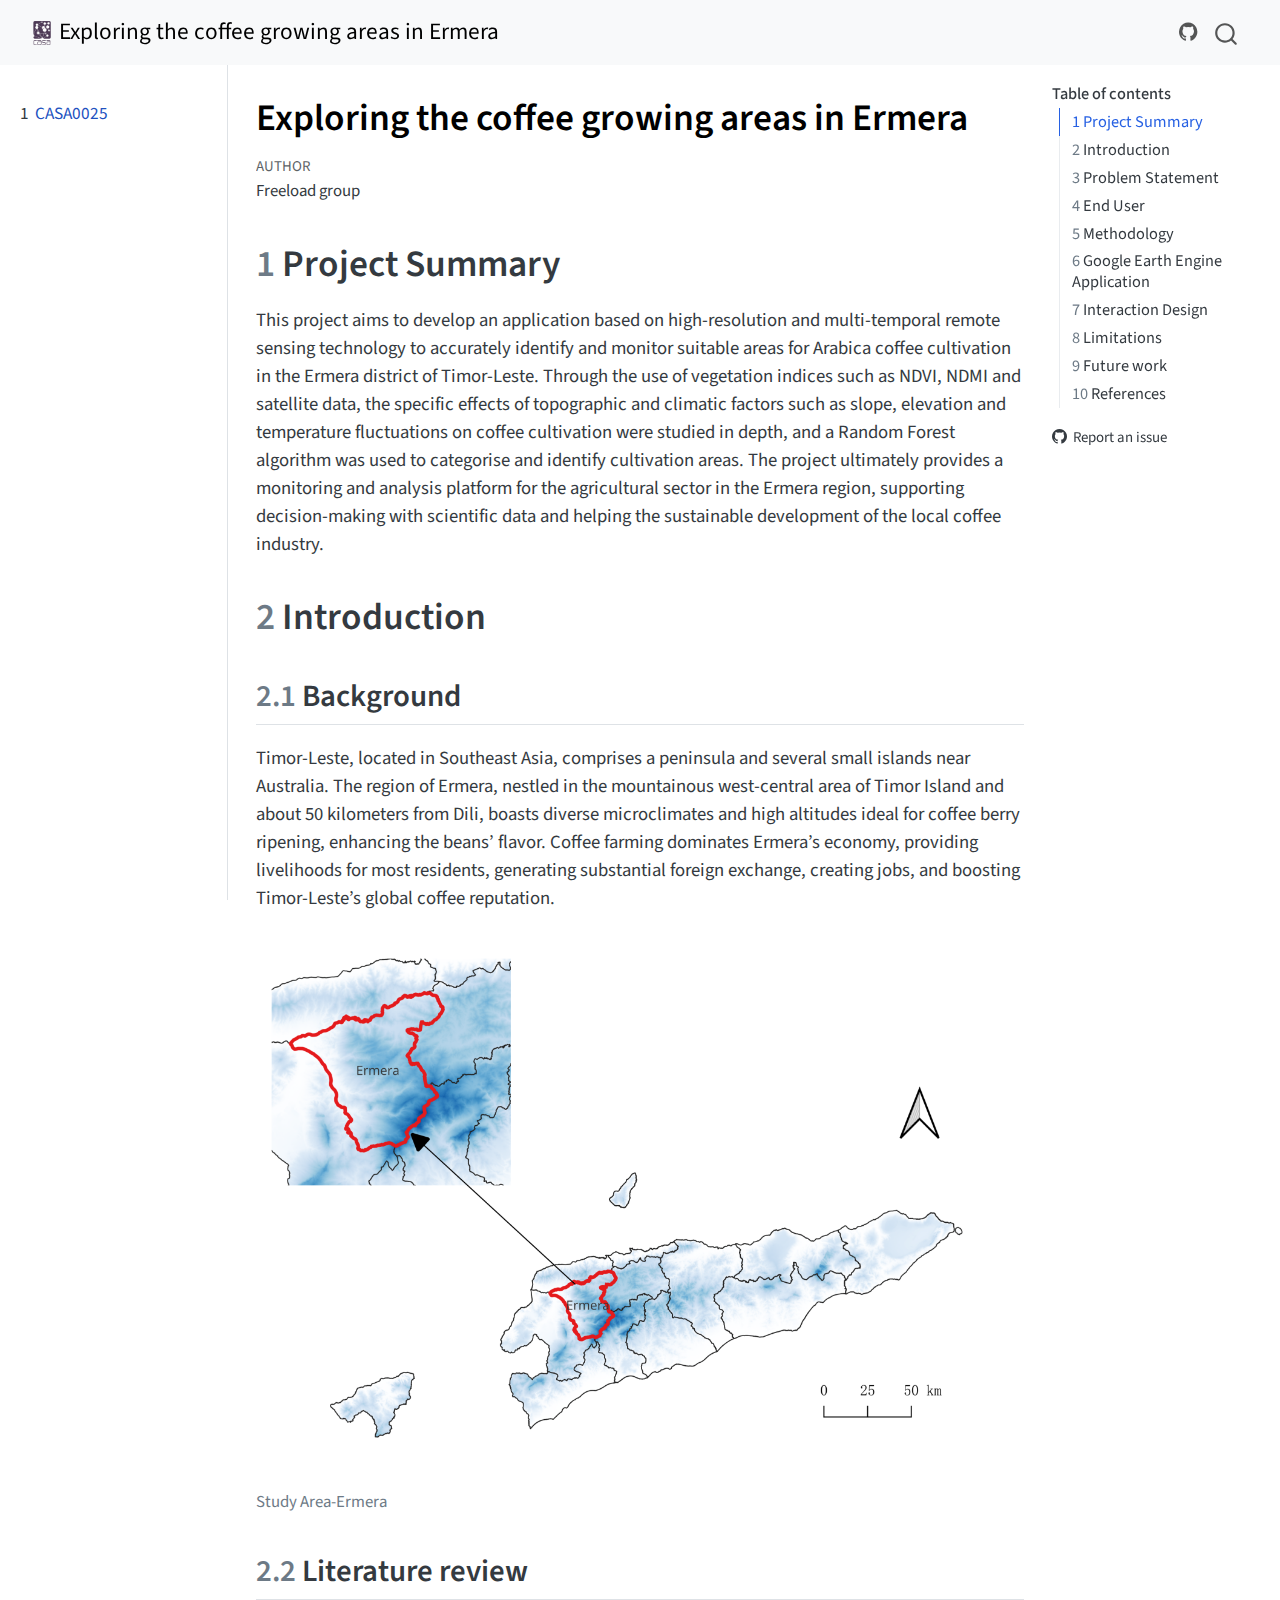
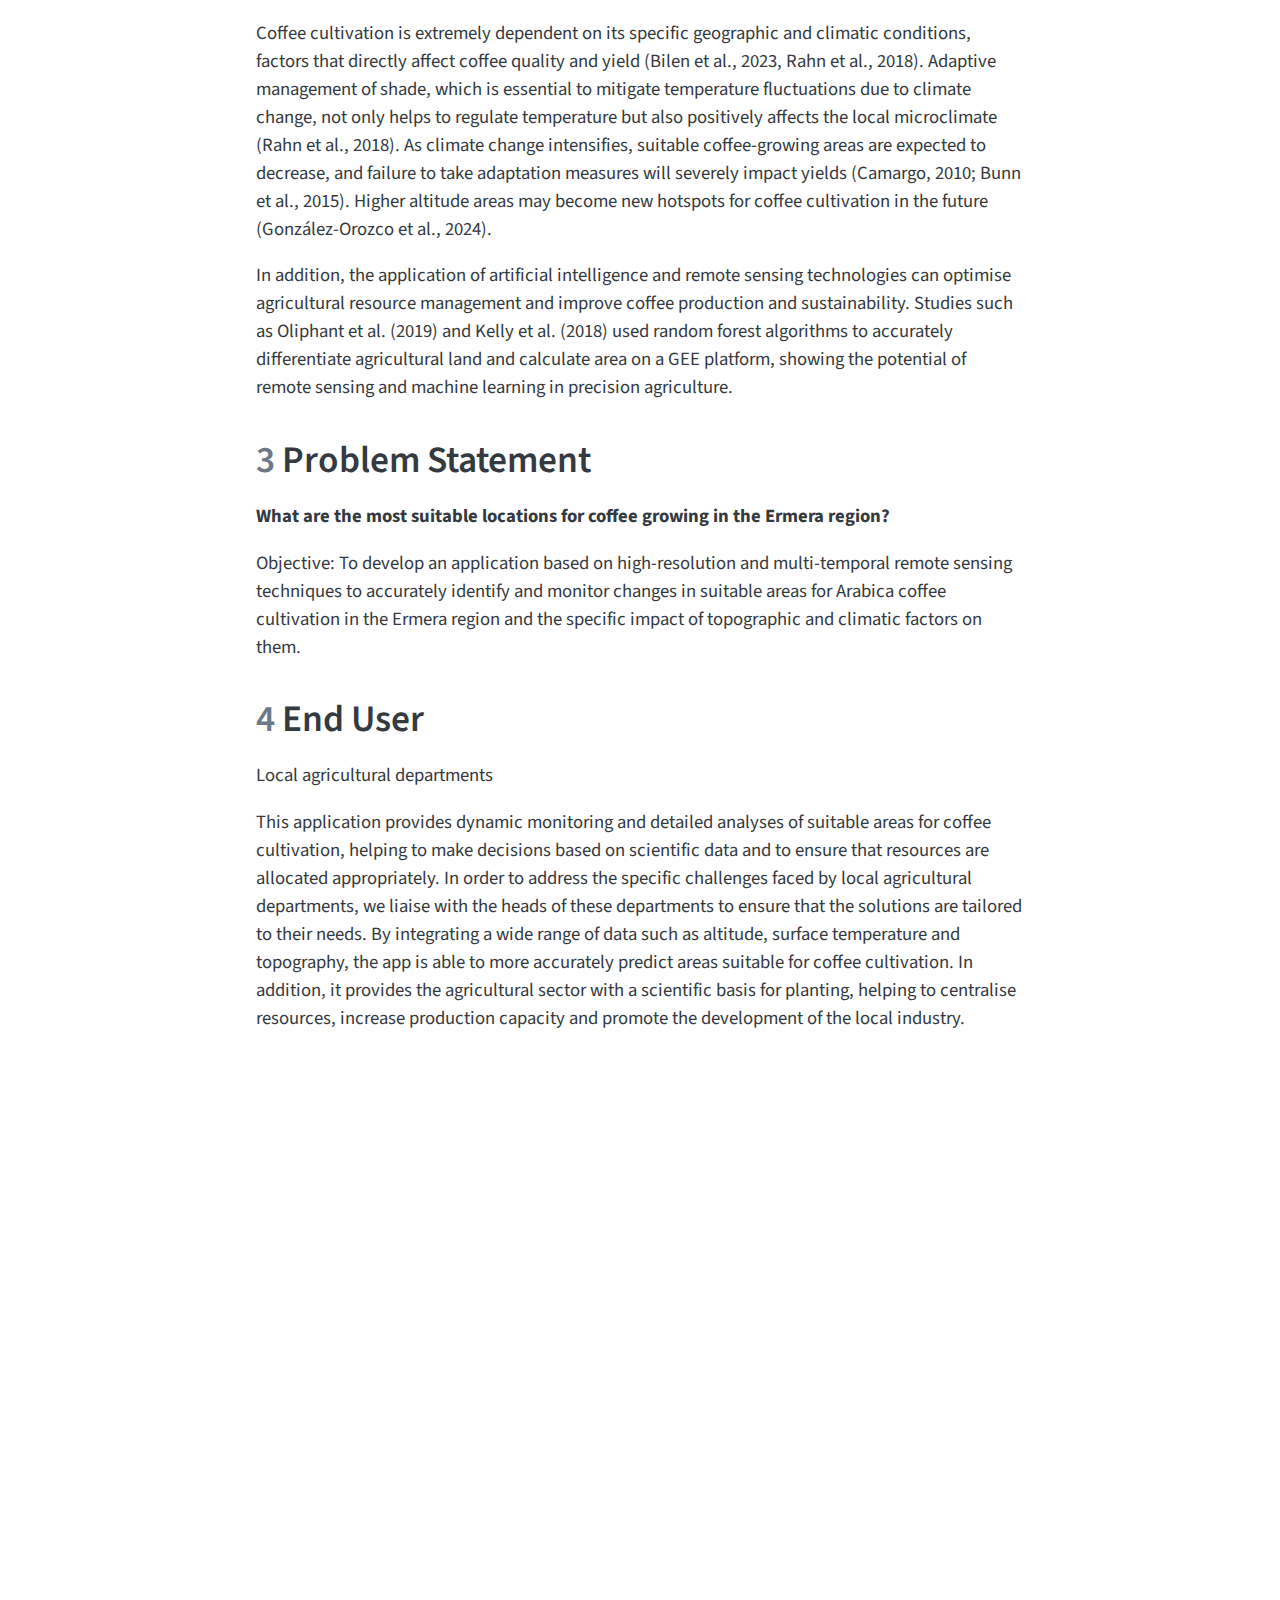
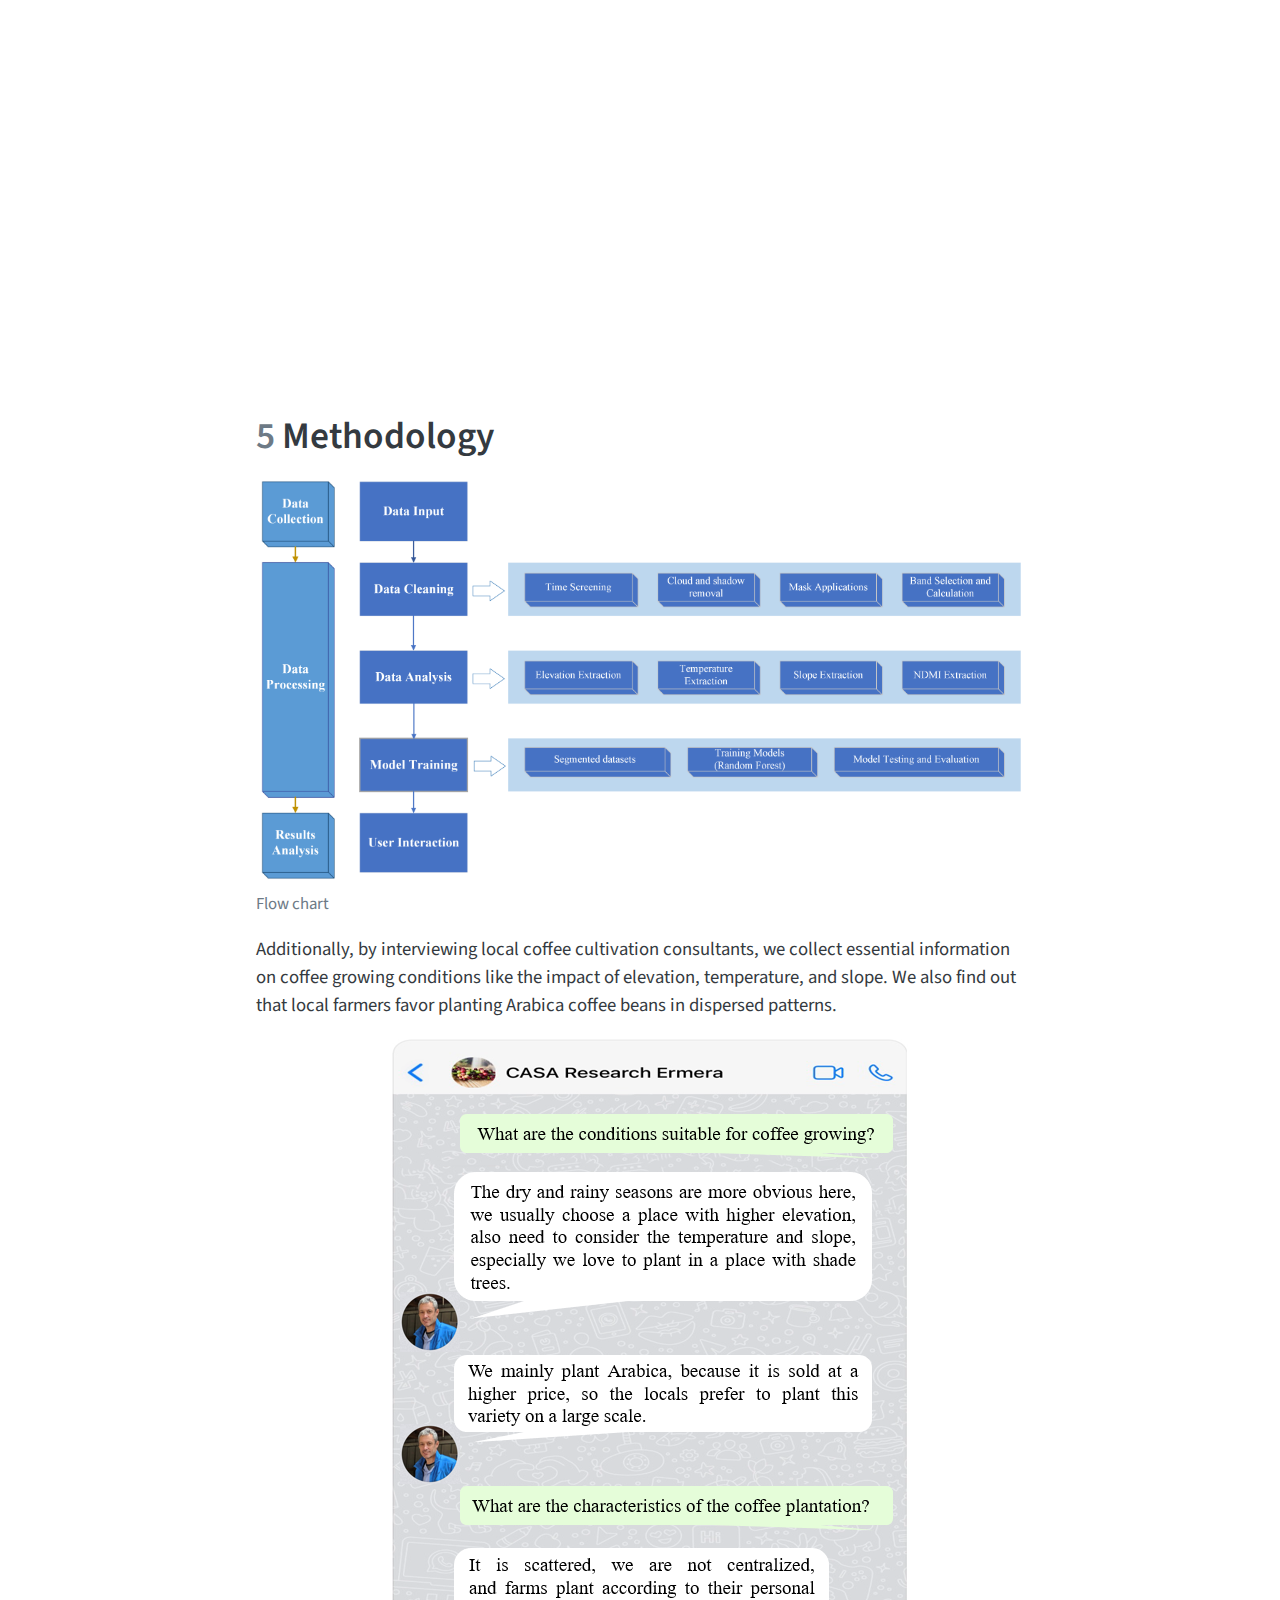
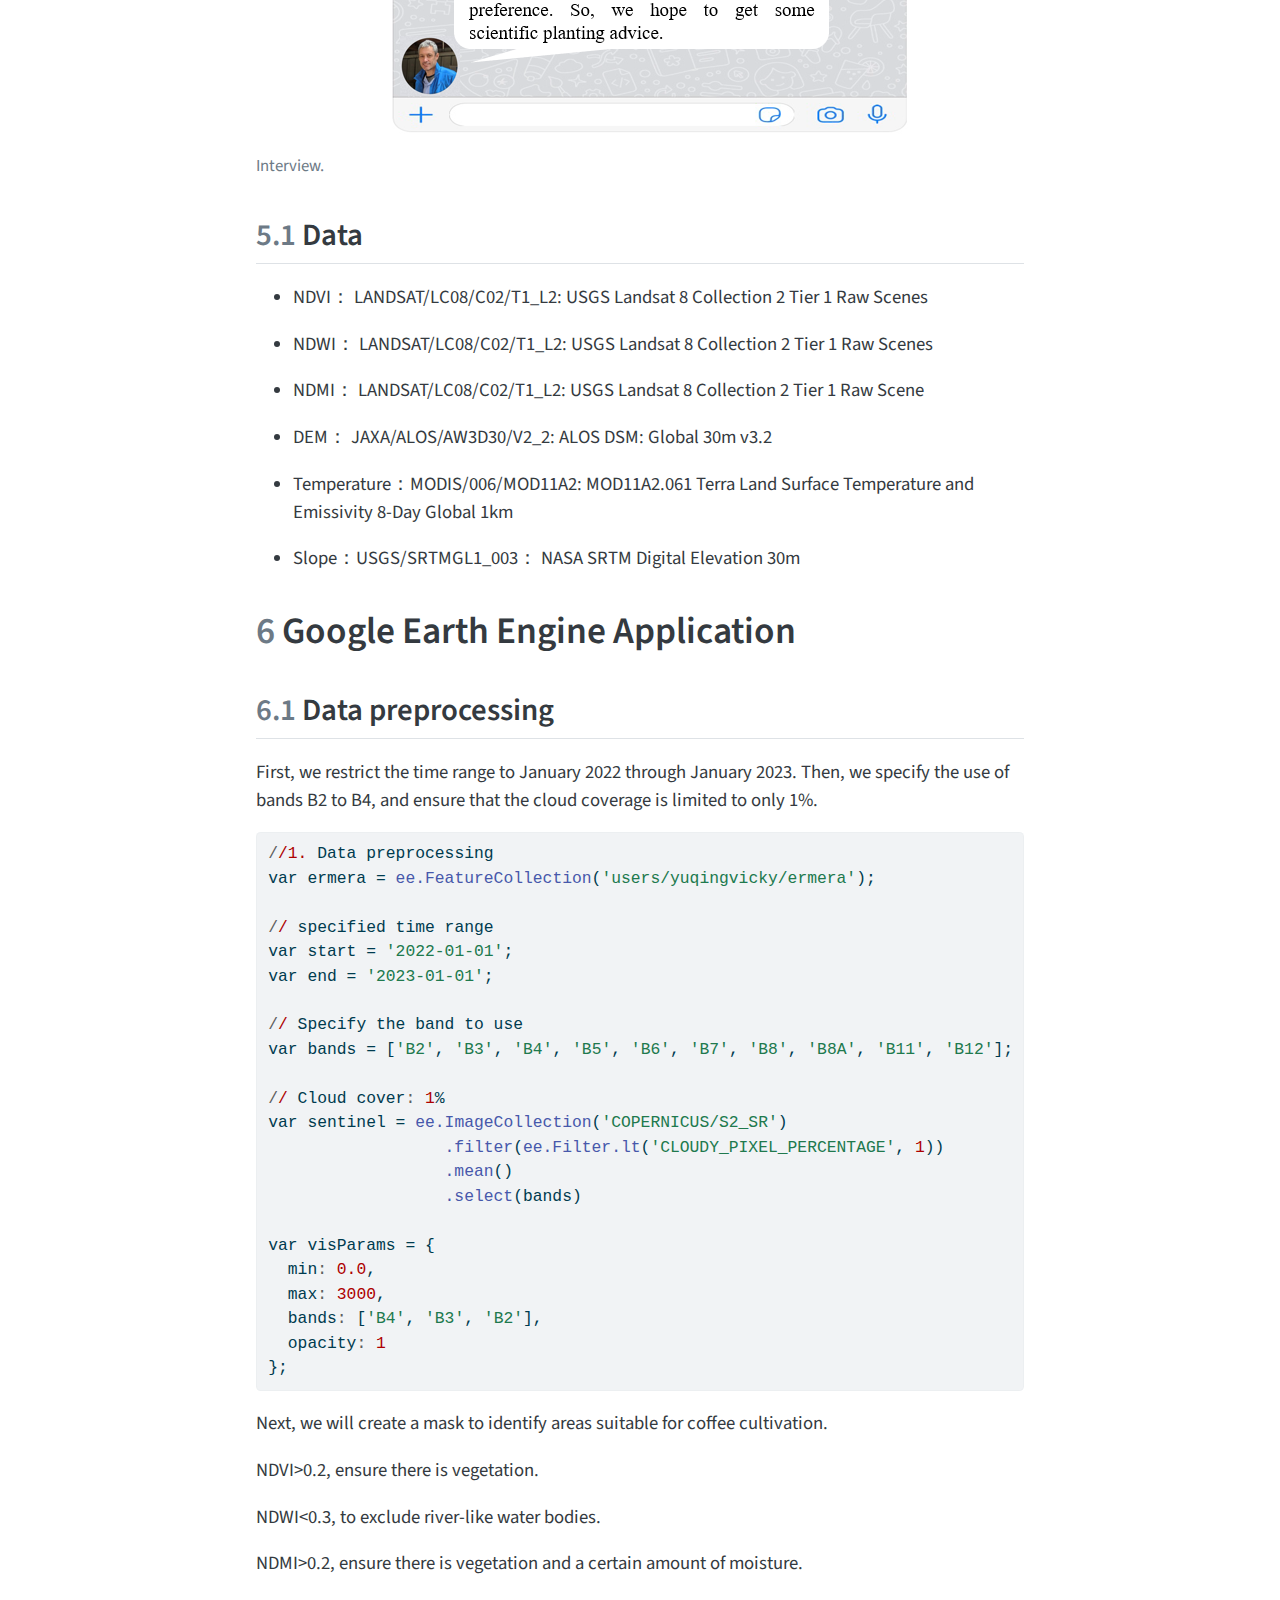
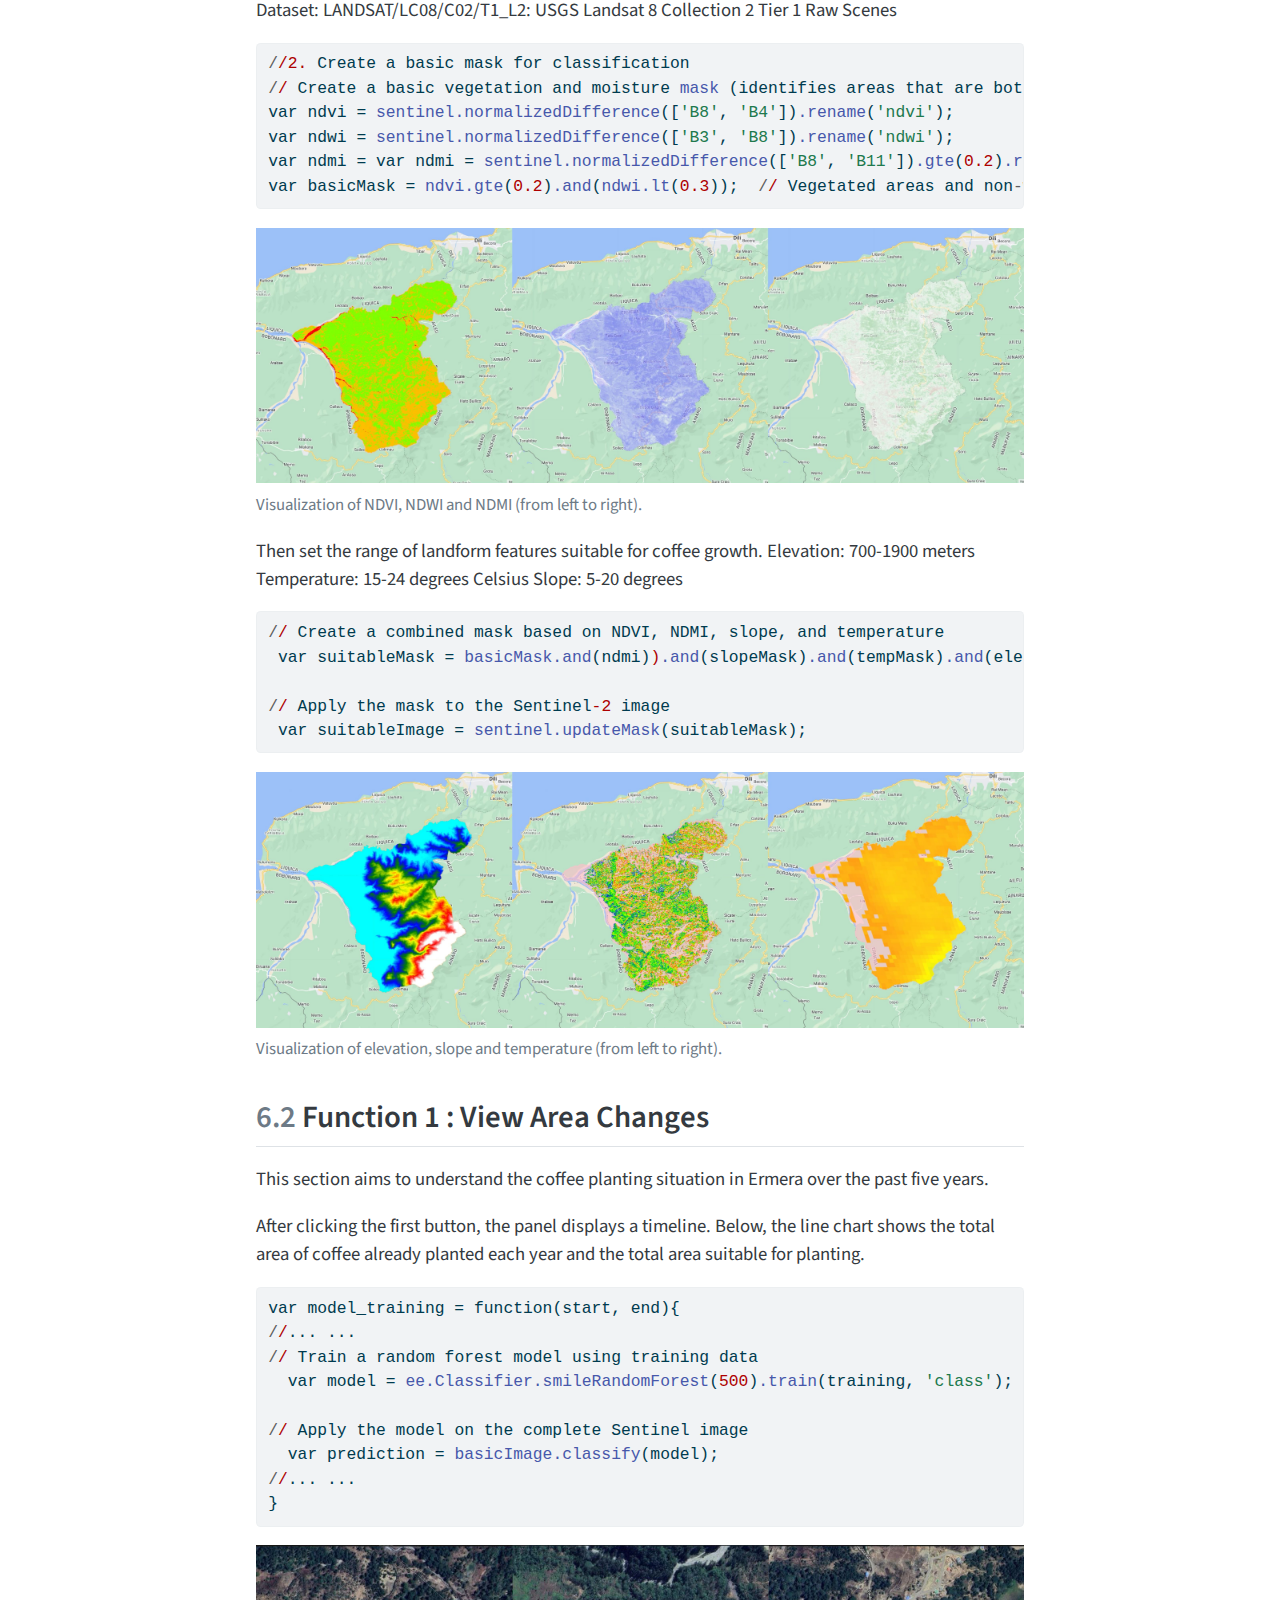
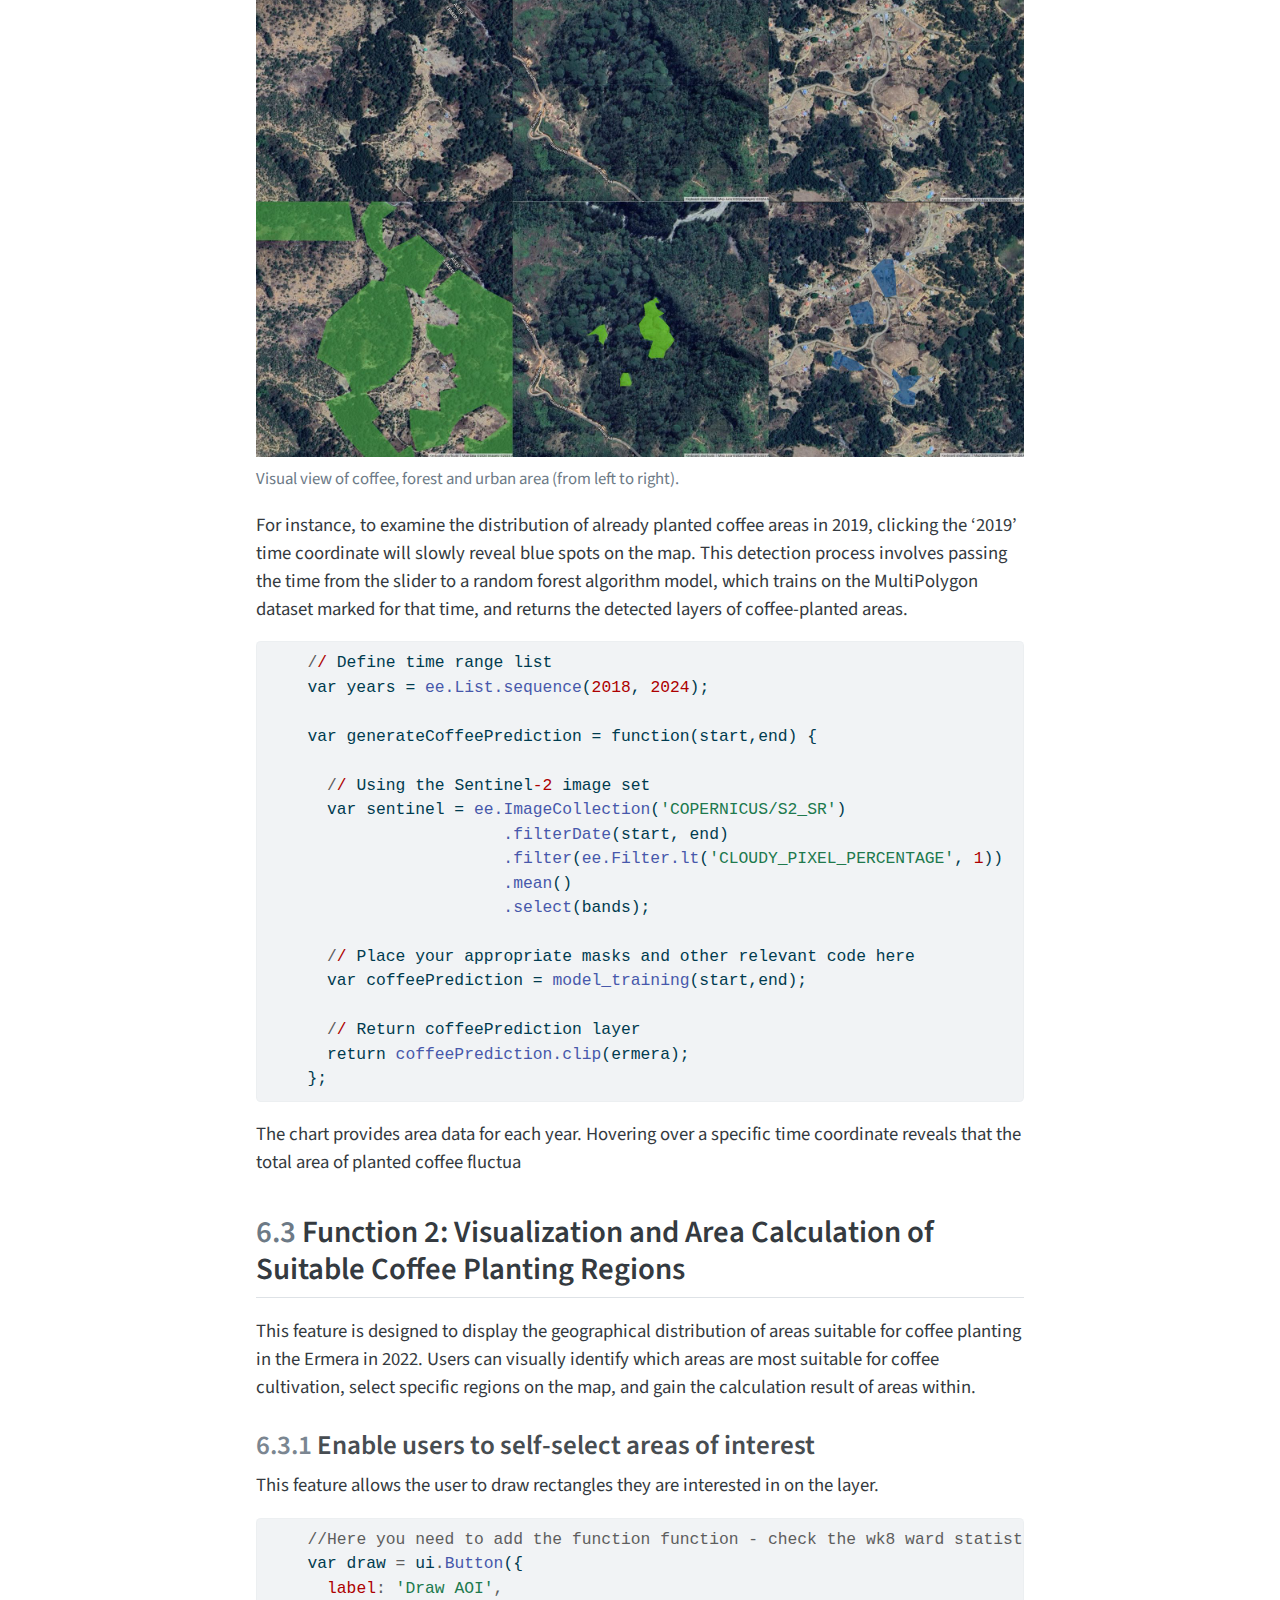
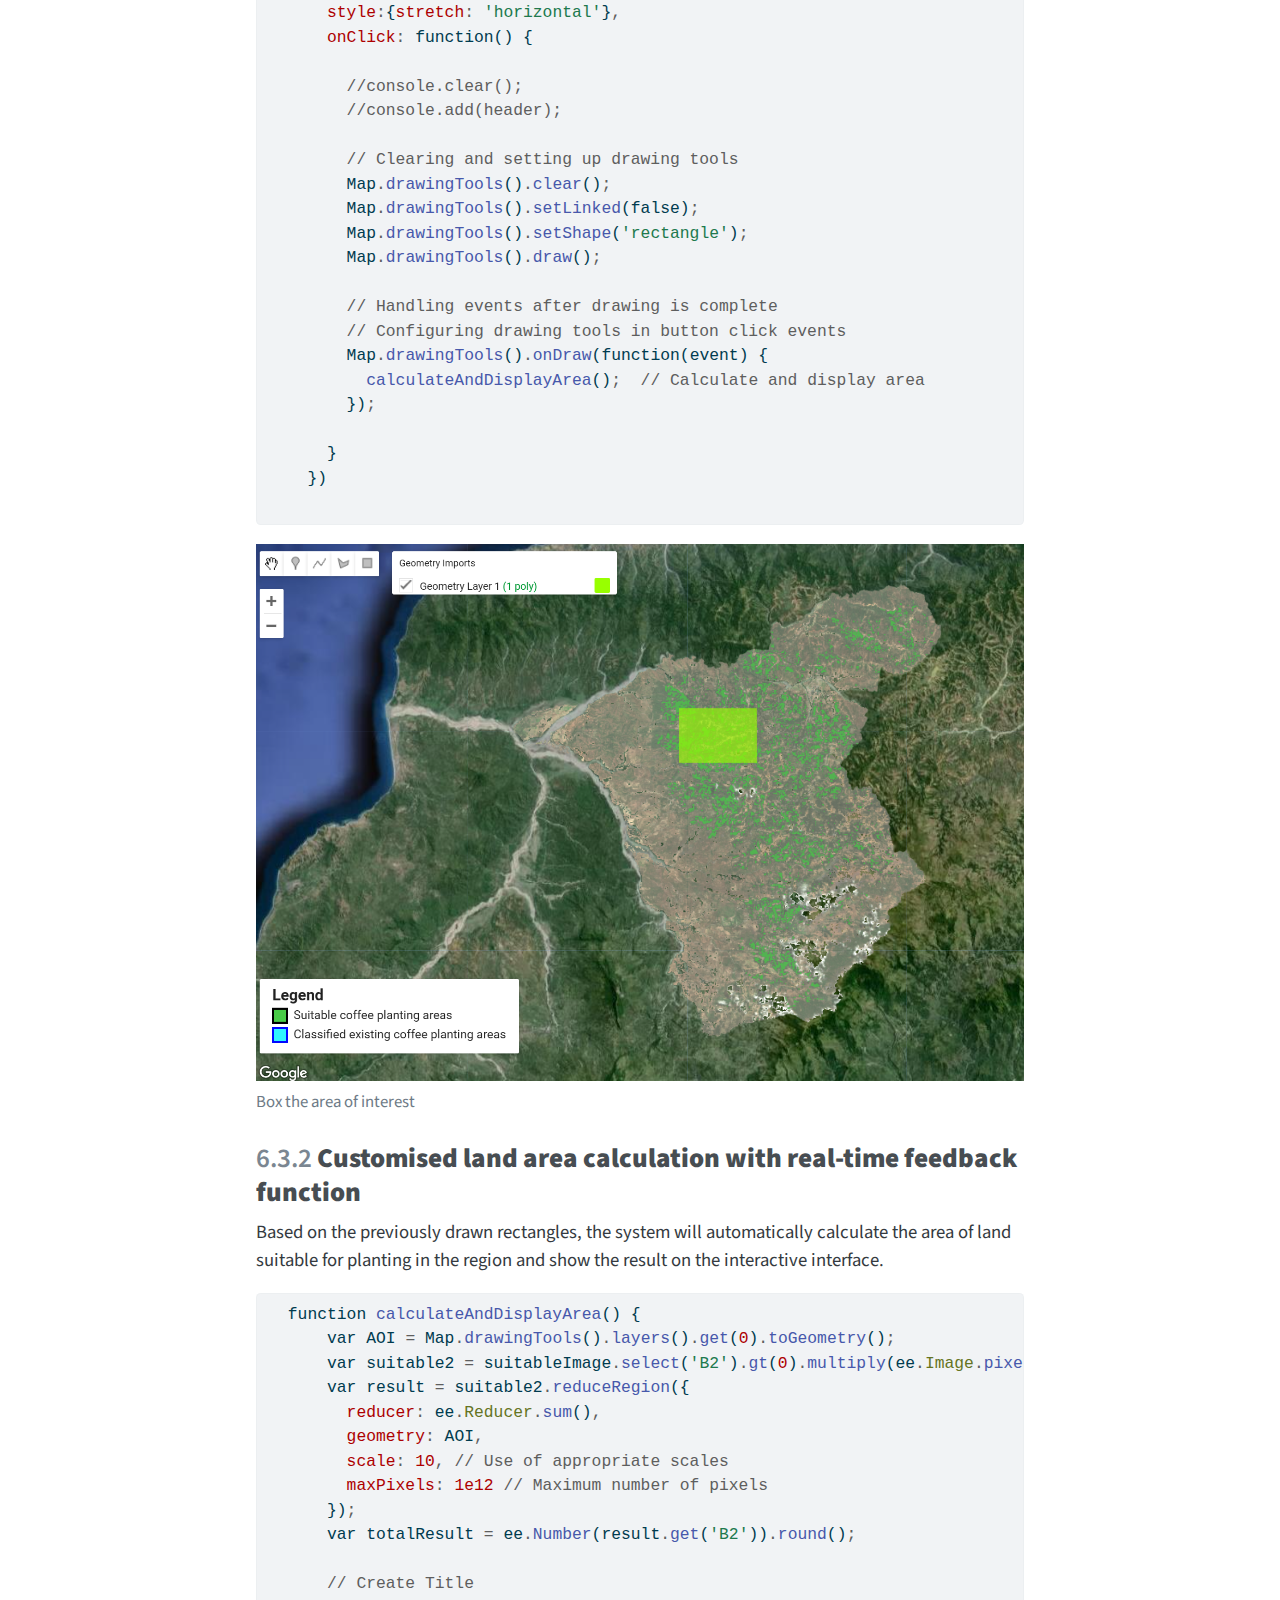
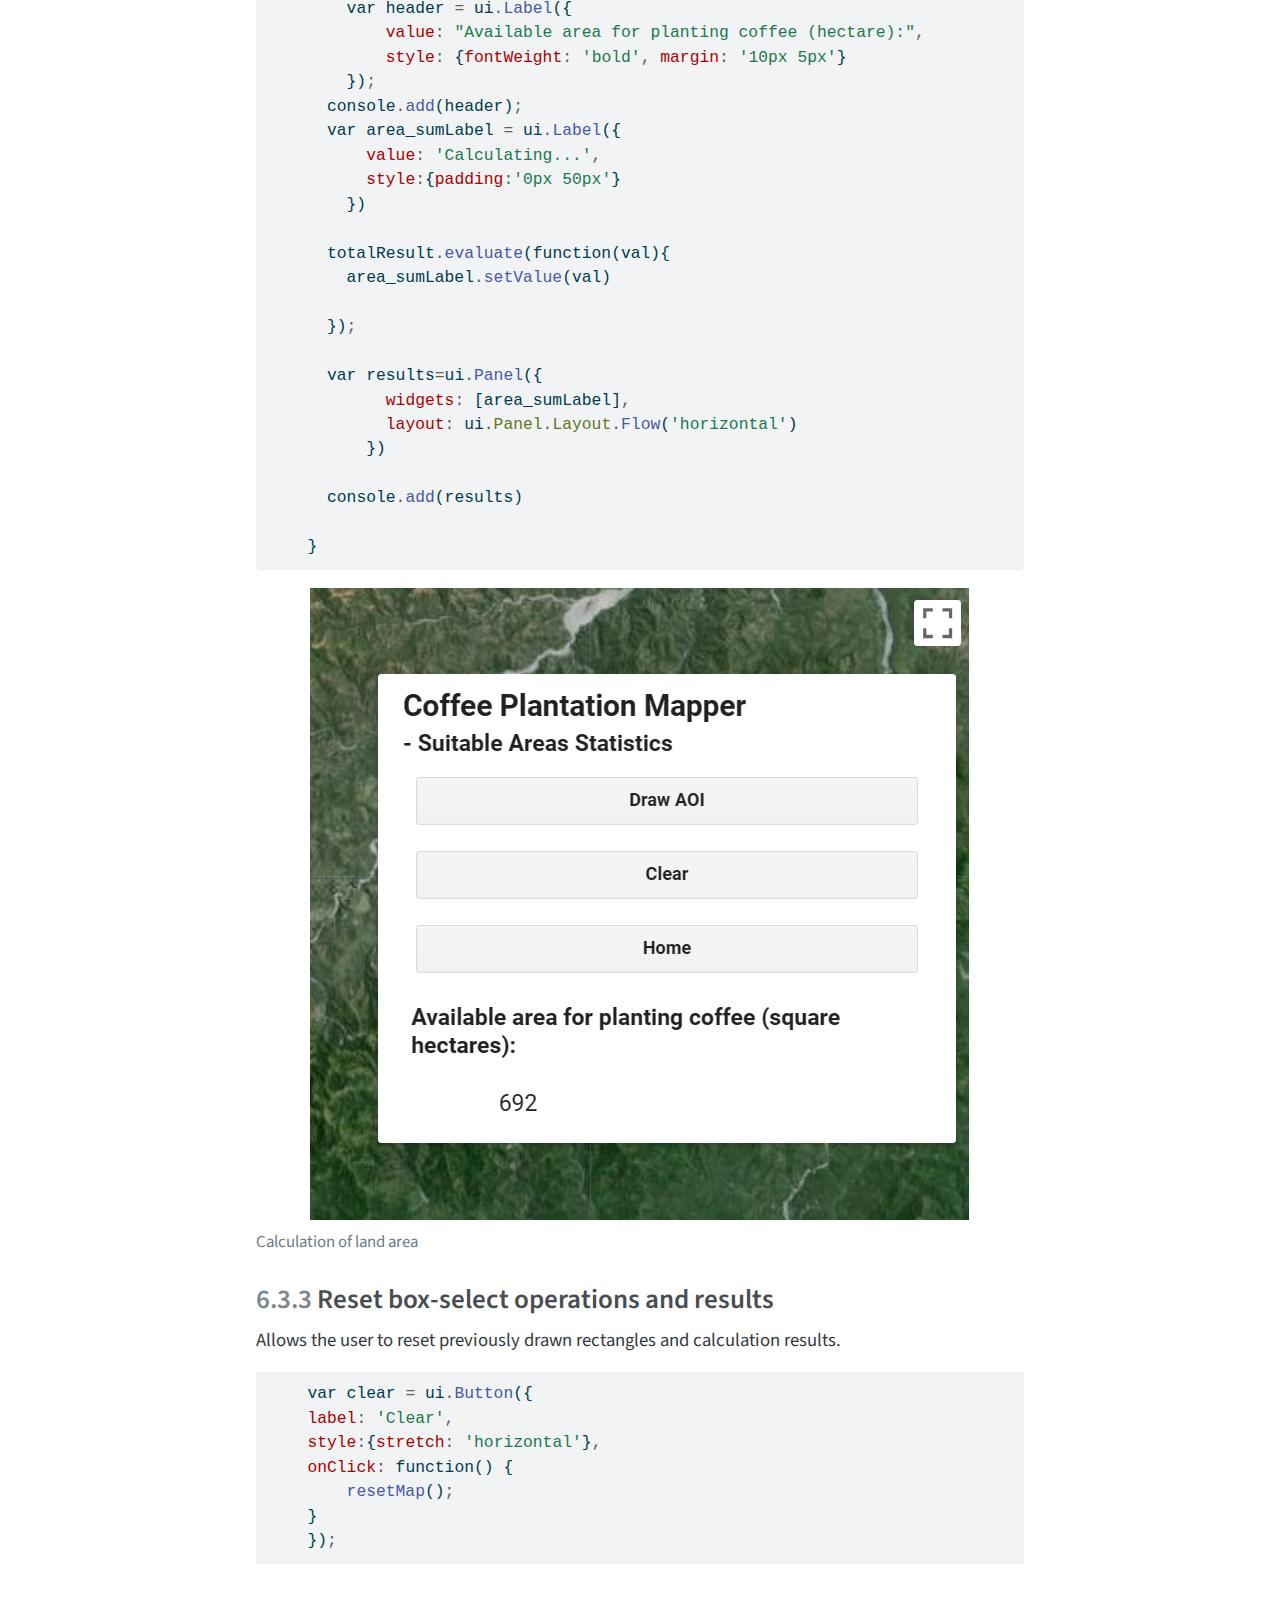
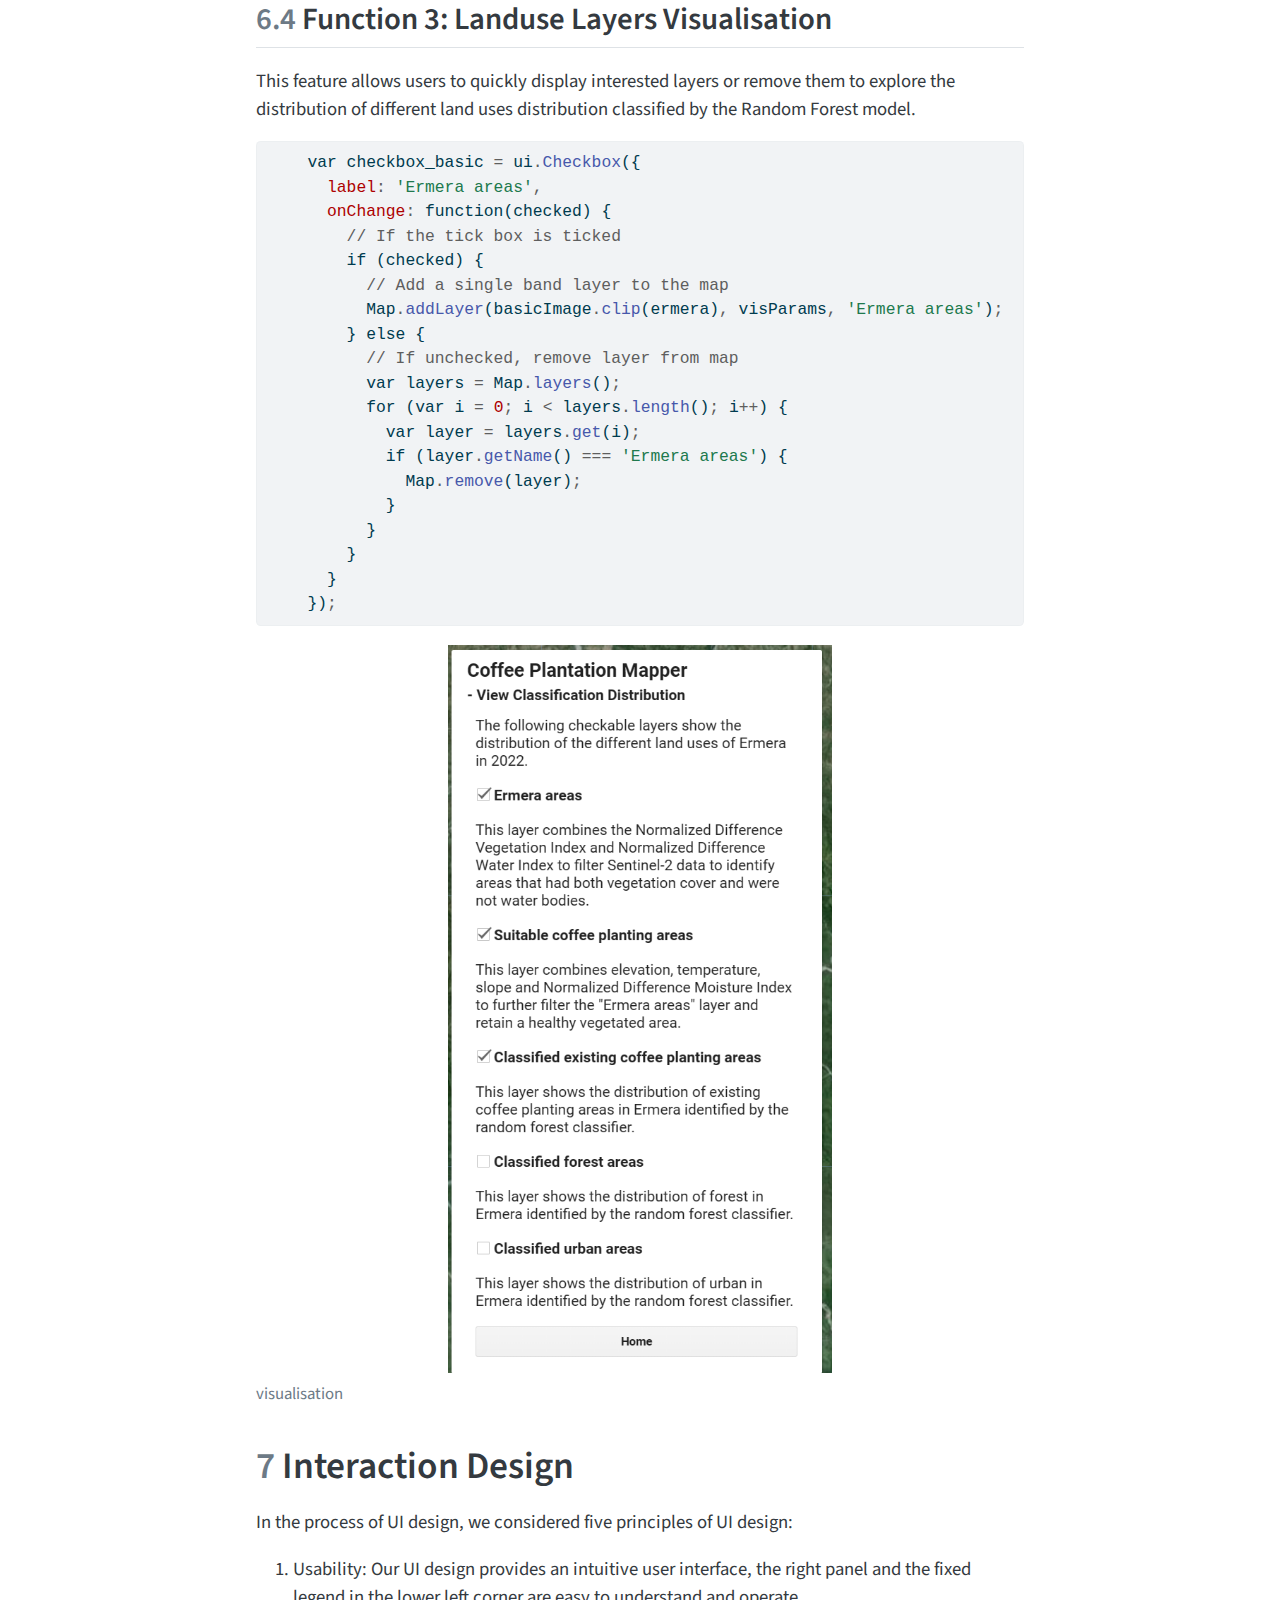
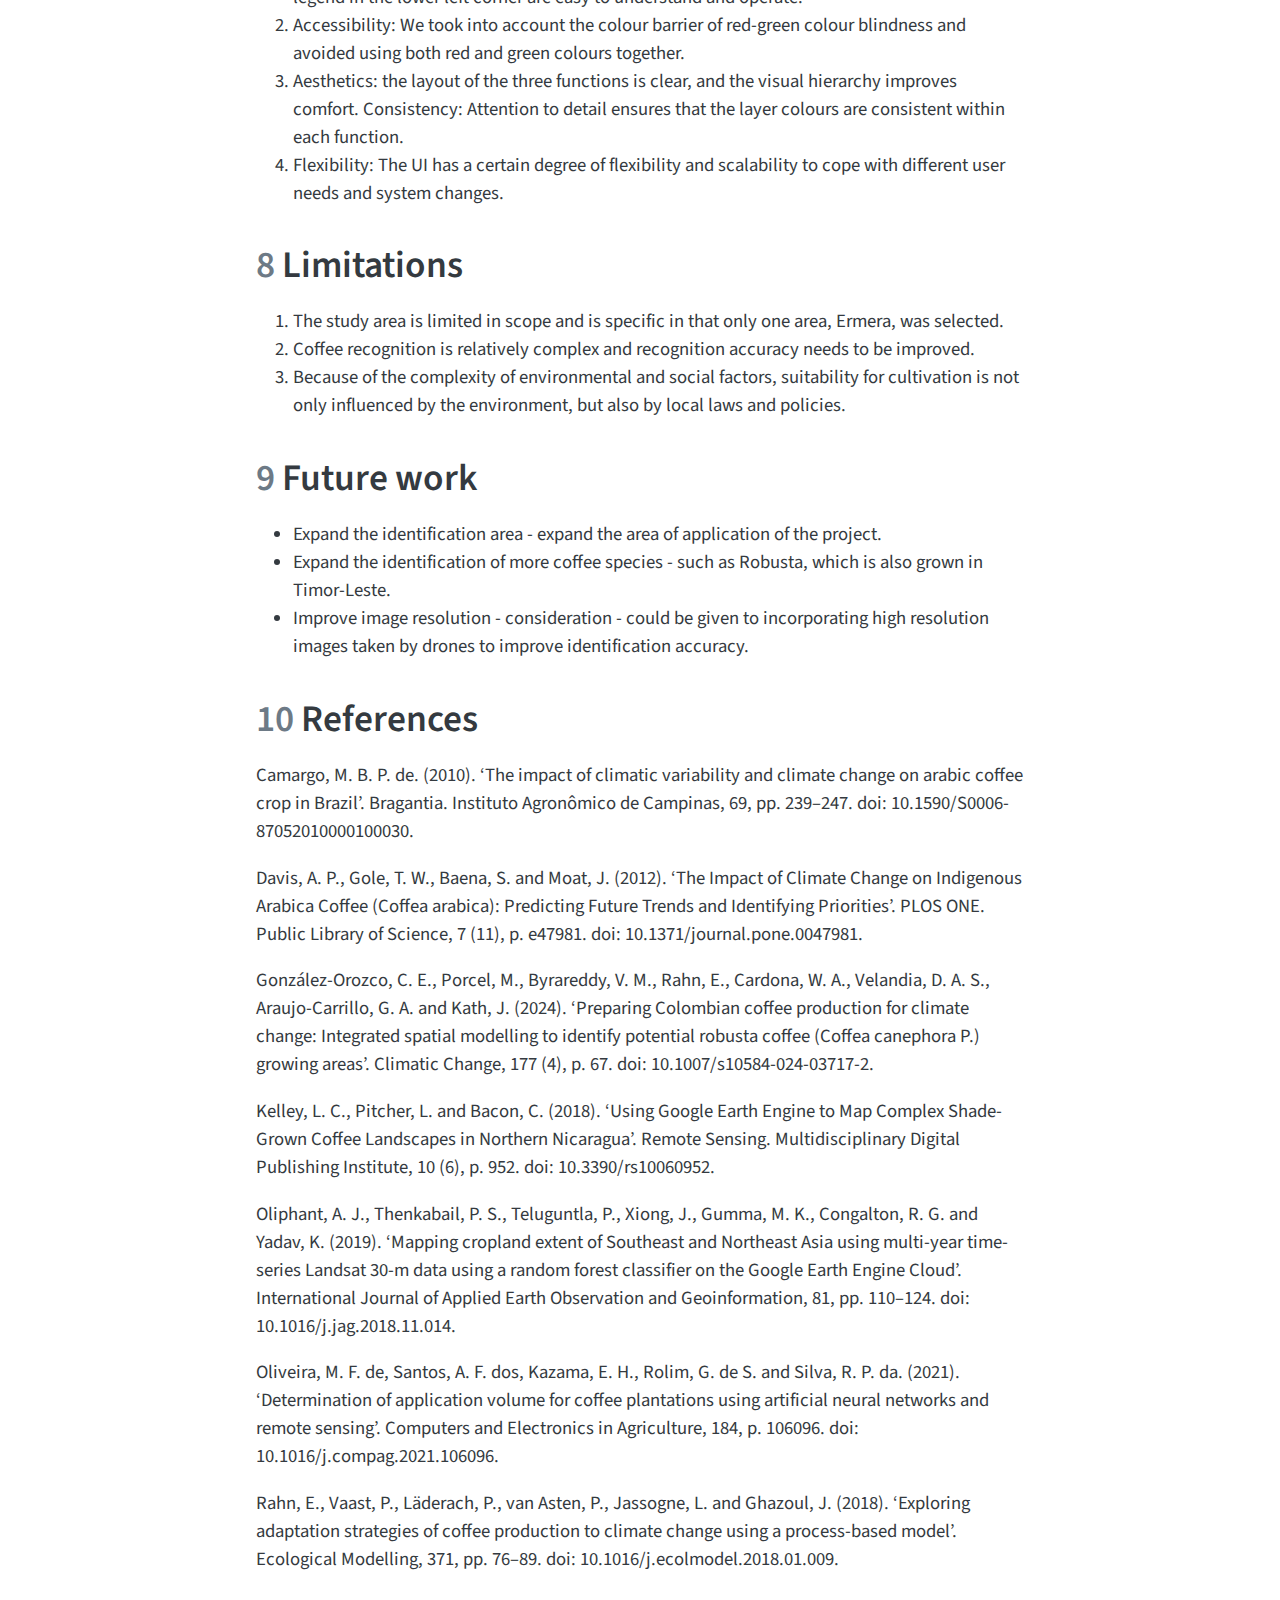
<file: docs/index.html>
<!DOCTYPE html>
<html xmlns="http://www.w3.org/1999/xhtml" lang="en" xml:lang="en"><head>

<meta charset="utf-8">
<meta name="generator" content="quarto-1.4.553">

<meta name="viewport" content="width=device-width, initial-scale=1.0, user-scalable=yes">

<meta name="author" content="Freeload group">

<title>Exploring the coffee growing areas in Ermera</title>
<style>
code{white-space: pre-wrap;}
span.smallcaps{font-variant: small-caps;}
div.columns{display: flex; gap: min(4vw, 1.5em);}
div.column{flex: auto; overflow-x: auto;}
div.hanging-indent{margin-left: 1.5em; text-indent: -1.5em;}
ul.task-list{list-style: none;}
ul.task-list li input[type="checkbox"] {
  width: 0.8em;
  margin: 0 0.8em 0.2em -1em; /* quarto-specific, see https://github.com/quarto-dev/quarto-cli/issues/4556 */ 
  vertical-align: middle;
}
/* CSS for syntax highlighting */
pre > code.sourceCode { white-space: pre; position: relative; }
pre > code.sourceCode > span { line-height: 1.25; }
pre > code.sourceCode > span:empty { height: 1.2em; }
.sourceCode { overflow: visible; }
code.sourceCode > span { color: inherit; text-decoration: inherit; }
div.sourceCode { margin: 1em 0; }
pre.sourceCode { margin: 0; }
@media screen {
div.sourceCode { overflow: auto; }
}
@media print {
pre > code.sourceCode { white-space: pre-wrap; }
pre > code.sourceCode > span { text-indent: -5em; padding-left: 5em; }
}
pre.numberSource code
  { counter-reset: source-line 0; }
pre.numberSource code > span
  { position: relative; left: -4em; counter-increment: source-line; }
pre.numberSource code > span > a:first-child::before
  { content: counter(source-line);
    position: relative; left: -1em; text-align: right; vertical-align: baseline;
    border: none; display: inline-block;
    -webkit-touch-callout: none; -webkit-user-select: none;
    -khtml-user-select: none; -moz-user-select: none;
    -ms-user-select: none; user-select: none;
    padding: 0 4px; width: 4em;
  }
pre.numberSource { margin-left: 3em;  padding-left: 4px; }
div.sourceCode
  {   }
@media screen {
pre > code.sourceCode > span > a:first-child::before { text-decoration: underline; }
}
</style>


<script src="site_libs/quarto-nav/quarto-nav.js"></script>
<script src="site_libs/quarto-nav/headroom.min.js"></script>
<script src="site_libs/clipboard/clipboard.min.js"></script>
<script src="site_libs/quarto-search/autocomplete.umd.js"></script>
<script src="site_libs/quarto-search/fuse.min.js"></script>
<script src="site_libs/quarto-search/quarto-search.js"></script>
<meta name="quarto:offset" content="./">
<link href="./img/ucl.png" rel="icon" type="image/png">
<script src="site_libs/quarto-html/quarto.js"></script>
<script src="site_libs/quarto-html/popper.min.js"></script>
<script src="site_libs/quarto-html/tippy.umd.min.js"></script>
<script src="site_libs/quarto-html/anchor.min.js"></script>
<link href="site_libs/quarto-html/tippy.css" rel="stylesheet">
<link href="site_libs/quarto-html/quarto-syntax-highlighting.css" rel="stylesheet" id="quarto-text-highlighting-styles">
<script src="site_libs/bootstrap/bootstrap.min.js"></script>
<link href="site_libs/bootstrap/bootstrap-icons.css" rel="stylesheet">
<link href="site_libs/bootstrap/bootstrap.min.css" rel="stylesheet" id="quarto-bootstrap" data-mode="light">
<script id="quarto-search-options" type="application/json">{
  "location": "navbar",
  "copy-button": false,
  "collapse-after": 3,
  "panel-placement": "end",
  "type": "overlay",
  "limit": 50,
  "keyboard-shortcut": [
    "f",
    "/",
    "s"
  ],
  "show-item-context": false,
  "language": {
    "search-no-results-text": "No results",
    "search-matching-documents-text": "matching documents",
    "search-copy-link-title": "Copy link to search",
    "search-hide-matches-text": "Hide additional matches",
    "search-more-match-text": "more match in this document",
    "search-more-matches-text": "more matches in this document",
    "search-clear-button-title": "Clear",
    "search-text-placeholder": "",
    "search-detached-cancel-button-title": "Cancel",
    "search-submit-button-title": "Submit",
    "search-label": "Search"
  }
}</script>


</head>

<body class="nav-sidebar docked nav-fixed">

<div id="quarto-search-results"></div>
  <header id="quarto-header" class="headroom fixed-top">
    <nav class="navbar navbar-expand-lg " data-bs-theme="dark">
      <div class="navbar-container container-fluid">
      <div class="navbar-brand-container mx-auto">
    <a href="./index.html" class="navbar-brand navbar-brand-logo">
    <img src="./img/casa_logo.jpg" alt="" class="navbar-logo">
    </a>
    <a class="navbar-brand" href="./index.html">
    <span class="navbar-title"><span style="color: black;">Exploring the coffee growing areas in Ermera</span></span>
    </a>
  </div>
            <div id="quarto-search" class="" title="Search"></div>
          <button class="navbar-toggler" type="button" data-bs-toggle="collapse" data-bs-target="#navbarCollapse" aria-controls="navbarCollapse" aria-expanded="false" aria-label="Toggle navigation" onclick="if (window.quartoToggleHeadroom) { window.quartoToggleHeadroom(); }">
  <span class="navbar-toggler-icon"></span>
</button>
          <div class="collapse navbar-collapse" id="navbarCollapse">
            <ul class="navbar-nav navbar-nav-scroll ms-auto">
</ul>
          </div> <!-- /navcollapse -->
          <div class="quarto-navbar-tools">
    <a href="https://github.com/LaneyGUO/CASA0025-GroupWork-FreeLoad.git" title="Source Code" class="quarto-navigation-tool px-1" aria-label="Source Code"><i class="bi bi-github"></i></a>
</div>
      </div> <!-- /container-fluid -->
    </nav>
  <nav class="quarto-secondary-nav">
    <div class="container-fluid d-flex">
      <button type="button" class="quarto-btn-toggle btn" data-bs-toggle="collapse" data-bs-target=".quarto-sidebar-collapse-item" aria-controls="quarto-sidebar" aria-expanded="false" aria-label="Toggle sidebar navigation" onclick="if (window.quartoToggleHeadroom) { window.quartoToggleHeadroom(); }">
        <i class="bi bi-layout-text-sidebar-reverse"></i>
      </button>
        <nav class="quarto-page-breadcrumbs" aria-label="breadcrumb"><ol class="breadcrumb"><li class="breadcrumb-item"><a href="./index.html"><span class="chapter-number">1</span>&nbsp; <span class="chapter-title">CASA0025</span></a></li></ol></nav>
        <a class="flex-grow-1" role="button" data-bs-toggle="collapse" data-bs-target=".quarto-sidebar-collapse-item" aria-controls="quarto-sidebar" aria-expanded="false" aria-label="Toggle sidebar navigation" onclick="if (window.quartoToggleHeadroom) { window.quartoToggleHeadroom(); }">      
        </a>
    </div>
  </nav>
</header>
<!-- content -->
<div id="quarto-content" class="quarto-container page-columns page-rows-contents page-layout-article page-navbar">
<!-- sidebar -->
  <nav id="quarto-sidebar" class="sidebar collapse collapse-horizontal quarto-sidebar-collapse-item sidebar-navigation docked overflow-auto">
    <div class="sidebar-menu-container"> 
    <ul class="list-unstyled mt-1">
        <li class="sidebar-item">
  <div class="sidebar-item-container"> 
  <a href="./index.html" class="sidebar-item-text sidebar-link active">
 <span class="menu-text"><span class="chapter-number">1</span>&nbsp; <span class="chapter-title">CASA0025</span></span></a>
  </div>
</li>
    </ul>
    </div>
</nav>
<div id="quarto-sidebar-glass" class="quarto-sidebar-collapse-item" data-bs-toggle="collapse" data-bs-target=".quarto-sidebar-collapse-item"></div>
<!-- margin-sidebar -->
    <div id="quarto-margin-sidebar" class="sidebar margin-sidebar">
        <nav id="TOC" role="doc-toc" class="toc-active">
    <h2 id="toc-title">Table of contents</h2>
   
  <ul>
  <li><a href="#project-summary" id="toc-project-summary" class="nav-link active" data-scroll-target="#project-summary"><span class="header-section-number">1</span> Project Summary</a></li>
  <li><a href="#introduction" id="toc-introduction" class="nav-link" data-scroll-target="#introduction"><span class="header-section-number">2</span> Introduction</a>
  <ul class="collapse">
  <li><a href="#background" id="toc-background" class="nav-link" data-scroll-target="#background"><span class="header-section-number">2.1</span> Background</a></li>
  <li><a href="#literature-review" id="toc-literature-review" class="nav-link" data-scroll-target="#literature-review"><span class="header-section-number">2.2</span> Literature review</a></li>
  </ul></li>
  <li><a href="#problem-statement" id="toc-problem-statement" class="nav-link" data-scroll-target="#problem-statement"><span class="header-section-number">3</span> Problem Statement</a></li>
  <li><a href="#end-user" id="toc-end-user" class="nav-link" data-scroll-target="#end-user"><span class="header-section-number">4</span> End User</a></li>
  <li><a href="#methodology" id="toc-methodology" class="nav-link" data-scroll-target="#methodology"><span class="header-section-number">5</span> Methodology</a>
  <ul class="collapse">
  <li><a href="#data" id="toc-data" class="nav-link" data-scroll-target="#data"><span class="header-section-number">5.1</span> Data</a></li>
  </ul></li>
  <li><a href="#google-earth-engine-application" id="toc-google-earth-engine-application" class="nav-link" data-scroll-target="#google-earth-engine-application"><span class="header-section-number">6</span> Google Earth Engine Application</a>
  <ul class="collapse">
  <li><a href="#data-preprocessing" id="toc-data-preprocessing" class="nav-link" data-scroll-target="#data-preprocessing"><span class="header-section-number">6.1</span> Data preprocessing</a></li>
  <li><a href="#function-1-view-area-changes" id="toc-function-1-view-area-changes" class="nav-link" data-scroll-target="#function-1-view-area-changes"><span class="header-section-number">6.2</span> Function 1 : View Area Changes</a></li>
  <li><a href="#function-2-visualization-and-area-calculation-of-suitable-coffee-planting-regions" id="toc-function-2-visualization-and-area-calculation-of-suitable-coffee-planting-regions" class="nav-link" data-scroll-target="#function-2-visualization-and-area-calculation-of-suitable-coffee-planting-regions"><span class="header-section-number">6.3</span> Function 2: Visualization and Area Calculation of Suitable Coffee Planting Regions</a>
  <ul class="collapse">
  <li><a href="#enable-users-to-self-select-areas-of-interest" id="toc-enable-users-to-self-select-areas-of-interest" class="nav-link" data-scroll-target="#enable-users-to-self-select-areas-of-interest"><span class="header-section-number">6.3.1</span> Enable users to self-select areas of interest</a></li>
  <li><a href="#customised-land-area-calculation-with-real-time-feedback-function" id="toc-customised-land-area-calculation-with-real-time-feedback-function" class="nav-link" data-scroll-target="#customised-land-area-calculation-with-real-time-feedback-function"><span class="header-section-number">6.3.2</span> <strong>Customised land area calculation with real-time feedback function</strong></a></li>
  <li><a href="#reset-box-select-operations-and-results" id="toc-reset-box-select-operations-and-results" class="nav-link" data-scroll-target="#reset-box-select-operations-and-results"><span class="header-section-number">6.3.3</span> Reset box-select operations and results</a></li>
  </ul></li>
  <li><a href="#function-3-landuse-layers-visualisation" id="toc-function-3-landuse-layers-visualisation" class="nav-link" data-scroll-target="#function-3-landuse-layers-visualisation"><span class="header-section-number">6.4</span> Function 3: Landuse Layers Visualisation</a></li>
  </ul></li>
  <li><a href="#interaction-design" id="toc-interaction-design" class="nav-link" data-scroll-target="#interaction-design"><span class="header-section-number">7</span> Interaction Design</a></li>
  <li><a href="#limitations" id="toc-limitations" class="nav-link" data-scroll-target="#limitations"><span class="header-section-number">8</span> Limitations</a></li>
  <li><a href="#future-work" id="toc-future-work" class="nav-link" data-scroll-target="#future-work"><span class="header-section-number">9</span> Future work</a></li>
  <li><a href="#references" id="toc-references" class="nav-link" data-scroll-target="#references"><span class="header-section-number">10</span> References</a></li>
  </ul>
<div class="toc-actions"><ul><li><a href="https://github.com/LaneyGUO/CASA0025-GroupWork-FreeLoad.git/issues/new" class="toc-action"><i class="bi bi-github"></i>Report an issue</a></li></ul></div></nav>
    </div>
<!-- main -->
<main class="content" id="quarto-document-content">

<header id="title-block-header" class="quarto-title-block default">
<div class="quarto-title">
<h1 class="title"><span style="color: black;">Exploring the coffee growing areas in Ermera</span></h1>
</div>



<div class="quarto-title-meta">

    <div>
    <div class="quarto-title-meta-heading">Author</div>
    <div class="quarto-title-meta-contents">
             <p>Freeload group </p>
          </div>
  </div>
    
  
    
  </div>
  


</header>


<section id="project-summary" class="level1" data-number="1">
<h1 data-number="1"><span class="header-section-number">1</span> Project Summary</h1>
<p>This project aims to develop an application based on high-resolution and multi-temporal remote sensing technology to accurately identify and monitor suitable areas for Arabica coffee cultivation in the Ermera district of Timor-Leste. Through the use of vegetation indices such as NDVI, NDMI and satellite data, the specific effects of topographic and climatic factors such as slope, elevation and temperature fluctuations on coffee cultivation were studied in depth, and a Random Forest algorithm was used to categorise and identify cultivation areas. The project ultimately provides a monitoring and analysis platform for the agricultural sector in the Ermera region, supporting decision-making with scientific data and helping the sustainable development of the local coffee industry.</p>
</section>
<section id="introduction" class="level1" data-number="2">
<h1 data-number="2"><span class="header-section-number">2</span> Introduction</h1>
<section id="background" class="level2" data-number="2.1">
<h2 data-number="2.1" class="anchored" data-anchor-id="background"><span class="header-section-number">2.1</span> Background</h2>
<p>Timor-Leste, located in Southeast Asia, comprises a peninsula and several small islands near Australia. The region of Ermera, nestled in the mountainous west-central area of Timor Island and about 50 kilometers from Dili, boasts diverse microclimates and high altitudes ideal for coffee berry ripening, enhancing the beans’ flavor. Coffee farming dominates Ermera’s economy, providing livelihoods for most residents, generating substantial foreign exchange, creating jobs, and boosting Timor-Leste’s global coffee reputation.</p>
<div class="quarto-figure quarto-figure-center">
<figure class="figure">
<p><img src=".\img/ermera.png" class="img-fluid figure-img"></p>
<figcaption>Study Area-Ermera</figcaption>
</figure>
</div>
</section>
<section id="literature-review" class="level2" data-number="2.2">
<h2 data-number="2.2" class="anchored" data-anchor-id="literature-review"><span class="header-section-number">2.2</span> Literature review</h2>
<p>Coffee cultivation is extremely dependent on its specific geographic and climatic conditions, factors that directly affect coffee quality and yield (Bilen et al., 2023, Rahn et al., 2018). Adaptive management of shade, which is essential to mitigate temperature fluctuations due to climate change, not only helps to regulate temperature but also positively affects the local microclimate (Rahn et al., 2018). As climate change intensifies, suitable coffee-growing areas are expected to decrease, and failure to take adaptation measures will severely impact yields (Camargo, 2010; Bunn et al., 2015). Higher altitude areas may become new hotspots for coffee cultivation in the future (González-Orozco et al., 2024).</p>
<p>In addition, the application of artificial intelligence and remote sensing technologies can optimise agricultural resource management and improve coffee production and sustainability. Studies such as Oliphant et al.&nbsp;(2019) and Kelly et al.&nbsp;(2018) used random forest algorithms to accurately differentiate agricultural land and calculate area on a GEE platform, showing the potential of remote sensing and machine learning in precision agriculture.</p>
</section>
</section>
<section id="problem-statement" class="level1" data-number="3">
<h1 data-number="3"><span class="header-section-number">3</span> Problem Statement</h1>
<p><strong>What are the most suitable locations for coffee growing in the Ermera region?</strong></p>
<p>Objective: To develop an application based on high-resolution and multi-temporal remote sensing techniques to accurately identify and monitor changes in suitable areas for Arabica coffee cultivation in the Ermera region and the specific impact of topographic and climatic factors on them.</p>
</section>
<section id="end-user" class="level1" data-number="4">
<h1 data-number="4"><span class="header-section-number">4</span> End User</h1>
<p>Local agricultural departments</p>
<p>This application provides dynamic monitoring and detailed analyses of suitable areas for coffee cultivation, helping to make decisions based on scientific data and to ensure that resources are allocated appropriately. In order to address the specific challenges faced by local agricultural departments, we liaise with the heads of these departments to ensure that the solutions are tailored to their needs. By integrating a wide range of data such as altitude, surface temperature and topography, the app is able to more accurately predict areas suitable for coffee cultivation. In addition, it provides the agricultural sector with a scientific basis for planting, helping to centralise resources, increase production capacity and promote the development of the local industry.</p>
<iframe src="https://ee-chaillleexy.projects.earthengine.app/view/freeload" width="120%" height="900px">
</iframe>
</section>
<section id="methodology" class="level1" data-number="5">
<h1 data-number="5"><span class="header-section-number">5</span> Methodology</h1>
<div class="quarto-figure quarto-figure-center">
<figure class="figure">
<p><img src="img/CASA0025-Big data- Process.png" class="img-fluid figure-img"></p>
<figcaption>Flow chart</figcaption>
</figure>
</div>
<p>Additionally, by interviewing local coffee cultivation consultants, we collect essential information on coffee growing conditions like the impact of elevation, temperature, and slope. We also find out that local farmers favor planting Arabica coffee beans in dispersed patterns.</p>
<div class="quarto-figure quarto-figure-center">
<figure class="figure">
<p><img src="img/chat.png" class="img-fluid figure-img"></p>
<figcaption>Interview.</figcaption>
</figure>
</div>
<section id="data" class="level2" data-number="5.1">
<h2 data-number="5.1" class="anchored" data-anchor-id="data"><span class="header-section-number">5.1</span> Data</h2>
<ul>
<li><p>NDVI： LANDSAT/LC08/C02/T1_L2: USGS Landsat 8 Collection 2 Tier 1 Raw Scenes</p></li>
<li><p>NDWI： LANDSAT/LC08/C02/T1_L2: USGS Landsat 8 Collection 2 Tier 1 Raw Scenes</p></li>
<li><p>NDMI： LANDSAT/LC08/C02/T1_L2: USGS Landsat 8 Collection 2 Tier 1 Raw Scene</p></li>
<li><p>DEM： JAXA/ALOS/AW3D30/V2_2: ALOS DSM: Global 30m v3.2</p></li>
<li><p>Temperature：MODIS/006/MOD11A2: MOD11A2.061 Terra Land Surface Temperature and Emissivity 8-Day Global 1km</p></li>
<li><p>Slope：USGS/SRTMGL1_003： NASA SRTM Digital Elevation 30m</p></li>
</ul>
</section>
</section>
<section id="google-earth-engine-application" class="level1" data-number="6">
<h1 data-number="6"><span class="header-section-number">6</span> Google Earth Engine Application</h1>
<section id="data-preprocessing" class="level2" data-number="6.1">
<h2 data-number="6.1" class="anchored" data-anchor-id="data-preprocessing"><span class="header-section-number">6.1</span> Data preprocessing</h2>
<p>First, we restrict the time range to January 2022 through January 2023. Then, we specify the use of bands B2 to B4, and ensure that the cloud coverage is limited to only 1%.</p>
<div class="cell">
<div class="sourceCode cell-code" id="cb1"><pre class="sourceCode r code-with-copy"><code class="sourceCode r"><span id="cb1-1"><a href="#cb1-1" aria-hidden="true" tabindex="-1"></a><span class="sc">/</span><span class="er">/</span><span class="fl">1.</span> Data preprocessing</span>
<span id="cb1-2"><a href="#cb1-2" aria-hidden="true" tabindex="-1"></a>var ermera <span class="ot">=</span> <span class="fu">ee.FeatureCollection</span>(<span class="st">'users/yuqingvicky/ermera'</span>);</span>
<span id="cb1-3"><a href="#cb1-3" aria-hidden="true" tabindex="-1"></a></span>
<span id="cb1-4"><a href="#cb1-4" aria-hidden="true" tabindex="-1"></a><span class="sc">/</span><span class="er">/</span> specified time range</span>
<span id="cb1-5"><a href="#cb1-5" aria-hidden="true" tabindex="-1"></a>var start <span class="ot">=</span> <span class="st">'2022-01-01'</span>;</span>
<span id="cb1-6"><a href="#cb1-6" aria-hidden="true" tabindex="-1"></a>var end <span class="ot">=</span> <span class="st">'2023-01-01'</span>;</span>
<span id="cb1-7"><a href="#cb1-7" aria-hidden="true" tabindex="-1"></a></span>
<span id="cb1-8"><a href="#cb1-8" aria-hidden="true" tabindex="-1"></a><span class="sc">/</span><span class="er">/</span> Specify the band to use</span>
<span id="cb1-9"><a href="#cb1-9" aria-hidden="true" tabindex="-1"></a>var bands <span class="ot">=</span> [<span class="st">'B2'</span>, <span class="st">'B3'</span>, <span class="st">'B4'</span>, <span class="st">'B5'</span>, <span class="st">'B6'</span>, <span class="st">'B7'</span>, <span class="st">'B8'</span>, <span class="st">'B8A'</span>, <span class="st">'B11'</span>, <span class="st">'B12'</span>];</span>
<span id="cb1-10"><a href="#cb1-10" aria-hidden="true" tabindex="-1"></a></span>
<span id="cb1-11"><a href="#cb1-11" aria-hidden="true" tabindex="-1"></a><span class="sc">/</span><span class="er">/</span> Cloud cover<span class="sc">:</span> <span class="dv">1</span>%</span>
<span id="cb1-12"><a href="#cb1-12" aria-hidden="true" tabindex="-1"></a>var sentinel <span class="ot">=</span> <span class="fu">ee.ImageCollection</span>(<span class="st">'COPERNICUS/S2_SR'</span>)</span>
<span id="cb1-13"><a href="#cb1-13" aria-hidden="true" tabindex="-1"></a>                  <span class="fu">.filter</span>(<span class="fu">ee.Filter.lt</span>(<span class="st">'CLOUDY_PIXEL_PERCENTAGE'</span>, <span class="dv">1</span>))</span>
<span id="cb1-14"><a href="#cb1-14" aria-hidden="true" tabindex="-1"></a>                  <span class="fu">.mean</span>()</span>
<span id="cb1-15"><a href="#cb1-15" aria-hidden="true" tabindex="-1"></a>                  <span class="fu">.select</span>(bands)</span>
<span id="cb1-16"><a href="#cb1-16" aria-hidden="true" tabindex="-1"></a>                  </span>
<span id="cb1-17"><a href="#cb1-17" aria-hidden="true" tabindex="-1"></a>var visParams <span class="ot">=</span> {</span>
<span id="cb1-18"><a href="#cb1-18" aria-hidden="true" tabindex="-1"></a>  min<span class="sc">:</span> <span class="fl">0.0</span>,</span>
<span id="cb1-19"><a href="#cb1-19" aria-hidden="true" tabindex="-1"></a>  max<span class="sc">:</span> <span class="dv">3000</span>,</span>
<span id="cb1-20"><a href="#cb1-20" aria-hidden="true" tabindex="-1"></a>  bands<span class="sc">:</span> [<span class="st">'B4'</span>, <span class="st">'B3'</span>, <span class="st">'B2'</span>],</span>
<span id="cb1-21"><a href="#cb1-21" aria-hidden="true" tabindex="-1"></a>  opacity<span class="sc">:</span> <span class="dv">1</span></span>
<span id="cb1-22"><a href="#cb1-22" aria-hidden="true" tabindex="-1"></a>};</span></code><button title="Copy to Clipboard" class="code-copy-button"><i class="bi"></i></button></pre></div>
</div>
<p>Next, we will create a mask to identify areas suitable for coffee cultivation.</p>
<p>NDVI&gt;0.2, ensure there is vegetation.</p>
<p>NDWI&lt;0.3, to exclude river-like water bodies.</p>
<p>NDMI&gt;0.2, ensure there is vegetation and a certain amount of moisture.</p>
<p>Dataset: LANDSAT/LC08/C02/T1_L2: USGS Landsat 8 Collection 2 Tier 1 Raw Scenes</p>
<div class="cell">
<div class="sourceCode cell-code" id="cb2"><pre class="sourceCode r code-with-copy"><code class="sourceCode r"><span id="cb2-1"><a href="#cb2-1" aria-hidden="true" tabindex="-1"></a><span class="sc">/</span><span class="er">/</span><span class="fl">2.</span> Create a basic mask <span class="cf">for</span> classification</span>
<span id="cb2-2"><a href="#cb2-2" aria-hidden="true" tabindex="-1"></a><span class="sc">/</span><span class="er">/</span> Create a basic vegetation and moisture <span class="fu">mask</span> (identifies areas that are both vegetated and non<span class="sc">-</span>water bodies. But vegetation here may include healthy and less healthy vegetation)</span>
<span id="cb2-3"><a href="#cb2-3" aria-hidden="true" tabindex="-1"></a>var ndvi <span class="ot">=</span> <span class="fu">sentinel.normalizedDifference</span>([<span class="st">'B8'</span>, <span class="st">'B4'</span>])<span class="fu">.rename</span>(<span class="st">'ndvi'</span>);</span>
<span id="cb2-4"><a href="#cb2-4" aria-hidden="true" tabindex="-1"></a>var ndwi <span class="ot">=</span> <span class="fu">sentinel.normalizedDifference</span>([<span class="st">'B3'</span>, <span class="st">'B8'</span>])<span class="fu">.rename</span>(<span class="st">'ndwi'</span>);</span>
<span id="cb2-5"><a href="#cb2-5" aria-hidden="true" tabindex="-1"></a>var ndmi <span class="ot">=</span> var ndmi <span class="ot">=</span> <span class="fu">sentinel.normalizedDifference</span>([<span class="st">'B8'</span>, <span class="st">'B11'</span>])<span class="fu">.gte</span>(<span class="fl">0.2</span>)<span class="fu">.rename</span>(<span class="st">'ndmi'</span>);</span>
<span id="cb2-6"><a href="#cb2-6" aria-hidden="true" tabindex="-1"></a>var basicMask <span class="ot">=</span> <span class="fu">ndvi.gte</span>(<span class="fl">0.2</span>)<span class="fu">.and</span>(<span class="fu">ndwi.lt</span>(<span class="fl">0.3</span>));  <span class="sc">/</span><span class="er">/</span> Vegetated areas and non<span class="sc">-</span>water bodies, maintain low NDWI values to exclude water bodies</span></code><button title="Copy to Clipboard" class="code-copy-button"><i class="bi"></i></button></pre></div>
</div>
<div class="quarto-figure quarto-figure-center">
<figure class="figure">
<p><img src="img/ND-I.jpg" class="img-fluid figure-img"></p>
<figcaption>Visualization of NDVI, NDWI and NDMI (from left to right).</figcaption>
</figure>
</div>
<p>Then set the range of landform features suitable for coffee growth. Elevation: 700-1900 meters Temperature: 15-24 degrees Celsius Slope: 5-20 degrees</p>
<div class="cell">
<div class="sourceCode cell-code" id="cb3"><pre class="sourceCode r code-with-copy"><code class="sourceCode r"><span id="cb3-1"><a href="#cb3-1" aria-hidden="true" tabindex="-1"></a><span class="sc">/</span><span class="er">/</span> Create a combined mask based on NDVI, NDMI, slope, and temperature</span>
<span id="cb3-2"><a href="#cb3-2" aria-hidden="true" tabindex="-1"></a> var suitableMask <span class="ot">=</span> <span class="fu">basicMask.and</span>(ndmi)<span class="er">)</span><span class="fu">.and</span>(slopeMask)<span class="fu">.and</span>(tempMask)<span class="fu">.and</span>(elevationMask);</span>
<span id="cb3-3"><a href="#cb3-3" aria-hidden="true" tabindex="-1"></a></span>
<span id="cb3-4"><a href="#cb3-4" aria-hidden="true" tabindex="-1"></a><span class="sc">/</span><span class="er">/</span> Apply the mask to the Sentinel<span class="dv">-2</span> image</span>
<span id="cb3-5"><a href="#cb3-5" aria-hidden="true" tabindex="-1"></a> var suitableImage <span class="ot">=</span> <span class="fu">sentinel.updateMask</span>(suitableMask);</span></code><button title="Copy to Clipboard" class="code-copy-button"><i class="bi"></i></button></pre></div>
</div>
<div class="quarto-figure quarto-figure-center">
<figure class="figure">
<p><img src="img/s+t+d.jpg" class="img-fluid figure-img" width="3845"></p>
<figcaption>Visualization of elevation, slope and temperature (from left to right).</figcaption>
</figure>
</div>
</section>
<section id="function-1-view-area-changes" class="level2" data-number="6.2">
<h2 data-number="6.2" class="anchored" data-anchor-id="function-1-view-area-changes"><span class="header-section-number">6.2</span> Function 1 : View Area Changes</h2>
<p>This section aims to understand the coffee planting situation in Ermera over the past five years.</p>
<p>After clicking the first button, the panel displays a timeline. Below, the line chart shows the total area of coffee already planted each year and the total area suitable for planting.</p>
<div class="cell">
<div class="sourceCode cell-code" id="cb4"><pre class="sourceCode r code-with-copy"><code class="sourceCode r"><span id="cb4-1"><a href="#cb4-1" aria-hidden="true" tabindex="-1"></a>var model_training <span class="ot">=</span> <span class="cf">function</span>(start, end){</span>
<span id="cb4-2"><a href="#cb4-2" aria-hidden="true" tabindex="-1"></a><span class="sc">/</span><span class="er">/</span>... ...</span>
<span id="cb4-3"><a href="#cb4-3" aria-hidden="true" tabindex="-1"></a><span class="sc">/</span><span class="er">/</span> Train a random forest model using training data</span>
<span id="cb4-4"><a href="#cb4-4" aria-hidden="true" tabindex="-1"></a>  var model <span class="ot">=</span> <span class="fu">ee.Classifier.smileRandomForest</span>(<span class="dv">500</span>)<span class="fu">.train</span>(training, <span class="st">'class'</span>);</span>
<span id="cb4-5"><a href="#cb4-5" aria-hidden="true" tabindex="-1"></a>  </span>
<span id="cb4-6"><a href="#cb4-6" aria-hidden="true" tabindex="-1"></a><span class="sc">/</span><span class="er">/</span> Apply the model on the complete Sentinel image</span>
<span id="cb4-7"><a href="#cb4-7" aria-hidden="true" tabindex="-1"></a>  var prediction <span class="ot">=</span> <span class="fu">basicImage.classify</span>(model);</span>
<span id="cb4-8"><a href="#cb4-8" aria-hidden="true" tabindex="-1"></a><span class="sc">/</span><span class="er">/</span>... ...</span>
<span id="cb4-9"><a href="#cb4-9" aria-hidden="true" tabindex="-1"></a>}</span></code><button title="Copy to Clipboard" class="code-copy-button"><i class="bi"></i></button></pre></div>
</div>
<div class="quarto-figure quarto-figure-center">
<figure class="figure">
<p><img src="img/vs.jpg" class="img-fluid figure-img"></p>
<figcaption>Visual view of coffee, forest and urban area (from left to right).</figcaption>
</figure>
</div>
<p>For instance, to examine the distribution of already planted coffee areas in 2019, clicking the ‘2019’ time coordinate will slowly reveal blue spots on the map. This detection process involves passing the time from the slider to a random forest algorithm model, which trains on the MultiPolygon dataset marked for that time, and returns the detected layers of coffee-planted areas.</p>
<div class="cell">
<div class="sourceCode cell-code" id="cb5"><pre class="sourceCode r code-with-copy"><code class="sourceCode r"><span id="cb5-1"><a href="#cb5-1" aria-hidden="true" tabindex="-1"></a>    <span class="sc">/</span><span class="er">/</span> Define time range list</span>
<span id="cb5-2"><a href="#cb5-2" aria-hidden="true" tabindex="-1"></a>    var years <span class="ot">=</span> <span class="fu">ee.List.sequence</span>(<span class="dv">2018</span>, <span class="dv">2024</span>);</span>
<span id="cb5-3"><a href="#cb5-3" aria-hidden="true" tabindex="-1"></a></span>
<span id="cb5-4"><a href="#cb5-4" aria-hidden="true" tabindex="-1"></a>    var generateCoffeePrediction <span class="ot">=</span> <span class="cf">function</span>(start,end) {</span>
<span id="cb5-5"><a href="#cb5-5" aria-hidden="true" tabindex="-1"></a></span>
<span id="cb5-6"><a href="#cb5-6" aria-hidden="true" tabindex="-1"></a>      <span class="sc">/</span><span class="er">/</span> Using the Sentinel<span class="dv">-2</span> image set</span>
<span id="cb5-7"><a href="#cb5-7" aria-hidden="true" tabindex="-1"></a>      var sentinel <span class="ot">=</span> <span class="fu">ee.ImageCollection</span>(<span class="st">'COPERNICUS/S2_SR'</span>)</span>
<span id="cb5-8"><a href="#cb5-8" aria-hidden="true" tabindex="-1"></a>                        <span class="fu">.filterDate</span>(start, end)</span>
<span id="cb5-9"><a href="#cb5-9" aria-hidden="true" tabindex="-1"></a>                        <span class="fu">.filter</span>(<span class="fu">ee.Filter.lt</span>(<span class="st">'CLOUDY_PIXEL_PERCENTAGE'</span>, <span class="dv">1</span>))</span>
<span id="cb5-10"><a href="#cb5-10" aria-hidden="true" tabindex="-1"></a>                        <span class="fu">.mean</span>()</span>
<span id="cb5-11"><a href="#cb5-11" aria-hidden="true" tabindex="-1"></a>                        <span class="fu">.select</span>(bands);</span>
<span id="cb5-12"><a href="#cb5-12" aria-hidden="true" tabindex="-1"></a>    </span>
<span id="cb5-13"><a href="#cb5-13" aria-hidden="true" tabindex="-1"></a>      <span class="sc">/</span><span class="er">/</span> Place your appropriate masks and other relevant code here</span>
<span id="cb5-14"><a href="#cb5-14" aria-hidden="true" tabindex="-1"></a>      var coffeePrediction <span class="ot">=</span> <span class="fu">model_training</span>(start,end);</span>
<span id="cb5-15"><a href="#cb5-15" aria-hidden="true" tabindex="-1"></a>    </span>
<span id="cb5-16"><a href="#cb5-16" aria-hidden="true" tabindex="-1"></a>      <span class="sc">/</span><span class="er">/</span> Return coffeePrediction layer</span>
<span id="cb5-17"><a href="#cb5-17" aria-hidden="true" tabindex="-1"></a>      return <span class="fu">coffeePrediction.clip</span>(ermera);</span>
<span id="cb5-18"><a href="#cb5-18" aria-hidden="true" tabindex="-1"></a>    };</span></code><button title="Copy to Clipboard" class="code-copy-button"><i class="bi"></i></button></pre></div>
</div>
<p>The chart provides area data for each year. Hovering over a specific time coordinate reveals that the total area of planted coffee fluctua</p>
</section>
<section id="function-2-visualization-and-area-calculation-of-suitable-coffee-planting-regions" class="level2" data-number="6.3">
<h2 data-number="6.3" class="anchored" data-anchor-id="function-2-visualization-and-area-calculation-of-suitable-coffee-planting-regions"><span class="header-section-number">6.3</span> Function 2: Visualization and Area Calculation of Suitable Coffee Planting Regions</h2>
<p>This feature is designed to display the geographical distribution of areas suitable for coffee planting in the Ermera in 2022. Users can visually identify which areas are most suitable for coffee cultivation, select specific regions on the map, and gain the calculation result of areas within.</p>
<section id="enable-users-to-self-select-areas-of-interest" class="level3" data-number="6.3.1">
<h3 data-number="6.3.1" class="anchored" data-anchor-id="enable-users-to-self-select-areas-of-interest"><span class="header-section-number">6.3.1</span> Enable users to self-select areas of interest</h3>
<p>This feature allows the user to draw rectangles they are interested in on the layer.</p>
<div class="sourceCode" id="cb6"><pre class="sourceCode javascript code-with-copy"><code class="sourceCode javascript"><span id="cb6-1"><a href="#cb6-1" aria-hidden="true" tabindex="-1"></a>    <span class="co">//Here you need to add the function function - check the wk8 ward statistics to see how to follow the regional statistics</span></span>
<span id="cb6-2"><a href="#cb6-2" aria-hidden="true" tabindex="-1"></a>    <span class="kw">var</span> draw <span class="op">=</span> ui<span class="op">.</span><span class="fu">Button</span>({</span>
<span id="cb6-3"><a href="#cb6-3" aria-hidden="true" tabindex="-1"></a>      <span class="dt">label</span><span class="op">:</span> <span class="st">'Draw AOI'</span><span class="op">,</span></span>
<span id="cb6-4"><a href="#cb6-4" aria-hidden="true" tabindex="-1"></a>      <span class="dt">style</span><span class="op">:</span>{<span class="dt">stretch</span><span class="op">:</span> <span class="st">'horizontal'</span>}<span class="op">,</span></span>
<span id="cb6-5"><a href="#cb6-5" aria-hidden="true" tabindex="-1"></a>      <span class="dt">onClick</span><span class="op">:</span> <span class="kw">function</span>() {</span>
<span id="cb6-6"><a href="#cb6-6" aria-hidden="true" tabindex="-1"></a>        </span>
<span id="cb6-7"><a href="#cb6-7" aria-hidden="true" tabindex="-1"></a>        <span class="co">//console.clear();</span></span>
<span id="cb6-8"><a href="#cb6-8" aria-hidden="true" tabindex="-1"></a>        <span class="co">//console.add(header);</span></span>
<span id="cb6-9"><a href="#cb6-9" aria-hidden="true" tabindex="-1"></a>    </span>
<span id="cb6-10"><a href="#cb6-10" aria-hidden="true" tabindex="-1"></a>        <span class="co">// Clearing and setting up drawing tools</span></span>
<span id="cb6-11"><a href="#cb6-11" aria-hidden="true" tabindex="-1"></a>        <span class="bu">Map</span><span class="op">.</span><span class="fu">drawingTools</span>()<span class="op">.</span><span class="fu">clear</span>()<span class="op">;</span></span>
<span id="cb6-12"><a href="#cb6-12" aria-hidden="true" tabindex="-1"></a>        <span class="bu">Map</span><span class="op">.</span><span class="fu">drawingTools</span>()<span class="op">.</span><span class="fu">setLinked</span>(<span class="kw">false</span>)<span class="op">;</span></span>
<span id="cb6-13"><a href="#cb6-13" aria-hidden="true" tabindex="-1"></a>        <span class="bu">Map</span><span class="op">.</span><span class="fu">drawingTools</span>()<span class="op">.</span><span class="fu">setShape</span>(<span class="st">'rectangle'</span>)<span class="op">;</span></span>
<span id="cb6-14"><a href="#cb6-14" aria-hidden="true" tabindex="-1"></a>        <span class="bu">Map</span><span class="op">.</span><span class="fu">drawingTools</span>()<span class="op">.</span><span class="fu">draw</span>()<span class="op">;</span></span>
<span id="cb6-15"><a href="#cb6-15" aria-hidden="true" tabindex="-1"></a>    </span>
<span id="cb6-16"><a href="#cb6-16" aria-hidden="true" tabindex="-1"></a>        <span class="co">// Handling events after drawing is complete</span></span>
<span id="cb6-17"><a href="#cb6-17" aria-hidden="true" tabindex="-1"></a>        <span class="co">// Configuring drawing tools in button click events</span></span>
<span id="cb6-18"><a href="#cb6-18" aria-hidden="true" tabindex="-1"></a>        <span class="bu">Map</span><span class="op">.</span><span class="fu">drawingTools</span>()<span class="op">.</span><span class="fu">onDraw</span>(<span class="kw">function</span>(<span class="bu">event</span>) {</span>
<span id="cb6-19"><a href="#cb6-19" aria-hidden="true" tabindex="-1"></a>          <span class="fu">calculateAndDisplayArea</span>()<span class="op">;</span>  <span class="co">// Calculate and display area</span></span>
<span id="cb6-20"><a href="#cb6-20" aria-hidden="true" tabindex="-1"></a>        })<span class="op">;</span></span>
<span id="cb6-21"><a href="#cb6-21" aria-hidden="true" tabindex="-1"></a>    </span>
<span id="cb6-22"><a href="#cb6-22" aria-hidden="true" tabindex="-1"></a>      }</span>
<span id="cb6-23"><a href="#cb6-23" aria-hidden="true" tabindex="-1"></a>    })</span>
<span id="cb6-24"><a href="#cb6-24" aria-hidden="true" tabindex="-1"></a>    </span></code><button title="Copy to Clipboard" class="code-copy-button"><i class="bi"></i></button></pre></div>
<div class="quarto-figure quarto-figure-center">
<figure class="figure">
<p><img src="img/Box.png" class="img-fluid figure-img"></p>
<figcaption>Box the area of interest</figcaption>
</figure>
</div>
</section>
<section id="customised-land-area-calculation-with-real-time-feedback-function" class="level3" data-number="6.3.2">
<h3 data-number="6.3.2" class="anchored" data-anchor-id="customised-land-area-calculation-with-real-time-feedback-function"><span class="header-section-number">6.3.2</span> <strong>Customised land area calculation with real-time feedback function</strong></h3>
<p>Based on the previously drawn rectangles, the system will automatically calculate the area of land suitable for planting in the region and show the result on the interactive interface.</p>
<div class="sourceCode" id="cb7"><pre class="sourceCode javascript code-with-copy"><code class="sourceCode javascript"><span id="cb7-1"><a href="#cb7-1" aria-hidden="true" tabindex="-1"></a>  <span class="kw">function</span> <span class="fu">calculateAndDisplayArea</span>() {</span>
<span id="cb7-2"><a href="#cb7-2" aria-hidden="true" tabindex="-1"></a>      <span class="kw">var</span> AOI <span class="op">=</span> <span class="bu">Map</span><span class="op">.</span><span class="fu">drawingTools</span>()<span class="op">.</span><span class="fu">layers</span>()<span class="op">.</span><span class="fu">get</span>(<span class="dv">0</span>)<span class="op">.</span><span class="fu">toGeometry</span>()<span class="op">;</span></span>
<span id="cb7-3"><a href="#cb7-3" aria-hidden="true" tabindex="-1"></a>      <span class="kw">var</span> suitable2 <span class="op">=</span> suitableImage<span class="op">.</span><span class="fu">select</span>(<span class="st">'B2'</span>)<span class="op">.</span><span class="fu">gt</span>(<span class="dv">0</span>)<span class="op">.</span><span class="fu">multiply</span>(ee<span class="op">.</span><span class="at">Image</span><span class="op">.</span><span class="fu">pixelArea</span>())<span class="op">.</span><span class="fu">divide</span>(<span class="dv">10000</span>)<span class="op">;</span></span>
<span id="cb7-4"><a href="#cb7-4" aria-hidden="true" tabindex="-1"></a>      <span class="kw">var</span> result <span class="op">=</span> suitable2<span class="op">.</span><span class="fu">reduceRegion</span>({</span>
<span id="cb7-5"><a href="#cb7-5" aria-hidden="true" tabindex="-1"></a>        <span class="dt">reducer</span><span class="op">:</span> ee<span class="op">.</span><span class="at">Reducer</span><span class="op">.</span><span class="fu">sum</span>()<span class="op">,</span></span>
<span id="cb7-6"><a href="#cb7-6" aria-hidden="true" tabindex="-1"></a>        <span class="dt">geometry</span><span class="op">:</span> AOI<span class="op">,</span></span>
<span id="cb7-7"><a href="#cb7-7" aria-hidden="true" tabindex="-1"></a>        <span class="dt">scale</span><span class="op">:</span> <span class="dv">10</span><span class="op">,</span> <span class="co">// Use of appropriate scales</span></span>
<span id="cb7-8"><a href="#cb7-8" aria-hidden="true" tabindex="-1"></a>        <span class="dt">maxPixels</span><span class="op">:</span> <span class="fl">1e12</span> <span class="co">// Maximum number of pixels</span></span>
<span id="cb7-9"><a href="#cb7-9" aria-hidden="true" tabindex="-1"></a>      })<span class="op">;</span></span>
<span id="cb7-10"><a href="#cb7-10" aria-hidden="true" tabindex="-1"></a>      <span class="kw">var</span> totalResult <span class="op">=</span> ee<span class="op">.</span><span class="fu">Number</span>(result<span class="op">.</span><span class="fu">get</span>(<span class="st">'B2'</span>))<span class="op">.</span><span class="fu">round</span>()<span class="op">;</span></span>
<span id="cb7-11"><a href="#cb7-11" aria-hidden="true" tabindex="-1"></a>      </span>
<span id="cb7-12"><a href="#cb7-12" aria-hidden="true" tabindex="-1"></a>      <span class="co">// Create Title</span></span>
<span id="cb7-13"><a href="#cb7-13" aria-hidden="true" tabindex="-1"></a>        <span class="kw">var</span> header <span class="op">=</span> ui<span class="op">.</span><span class="fu">Label</span>({</span>
<span id="cb7-14"><a href="#cb7-14" aria-hidden="true" tabindex="-1"></a>            <span class="dt">value</span><span class="op">:</span> <span class="st">"Available area for planting coffee (hectare):"</span><span class="op">,</span></span>
<span id="cb7-15"><a href="#cb7-15" aria-hidden="true" tabindex="-1"></a>            <span class="dt">style</span><span class="op">:</span> {<span class="dt">fontWeight</span><span class="op">:</span> <span class="st">'bold'</span><span class="op">,</span> <span class="dt">margin</span><span class="op">:</span> <span class="st">'10px 5px'</span>}</span>
<span id="cb7-16"><a href="#cb7-16" aria-hidden="true" tabindex="-1"></a>        })<span class="op">;</span> </span>
<span id="cb7-17"><a href="#cb7-17" aria-hidden="true" tabindex="-1"></a>      <span class="bu">console</span><span class="op">.</span><span class="fu">add</span>(header)<span class="op">;</span>  </span>
<span id="cb7-18"><a href="#cb7-18" aria-hidden="true" tabindex="-1"></a>      <span class="kw">var</span> area_sumLabel <span class="op">=</span> ui<span class="op">.</span><span class="fu">Label</span>({</span>
<span id="cb7-19"><a href="#cb7-19" aria-hidden="true" tabindex="-1"></a>          <span class="dt">value</span><span class="op">:</span> <span class="st">'Calculating...'</span><span class="op">,</span></span>
<span id="cb7-20"><a href="#cb7-20" aria-hidden="true" tabindex="-1"></a>          <span class="dt">style</span><span class="op">:</span>{<span class="dt">padding</span><span class="op">:</span><span class="st">'0px 50px'</span>}</span>
<span id="cb7-21"><a href="#cb7-21" aria-hidden="true" tabindex="-1"></a>        })</span>
<span id="cb7-22"><a href="#cb7-22" aria-hidden="true" tabindex="-1"></a>        </span>
<span id="cb7-23"><a href="#cb7-23" aria-hidden="true" tabindex="-1"></a>      totalResult<span class="op">.</span><span class="fu">evaluate</span>(<span class="kw">function</span>(val){</span>
<span id="cb7-24"><a href="#cb7-24" aria-hidden="true" tabindex="-1"></a>        area_sumLabel<span class="op">.</span><span class="fu">setValue</span>(val)</span>
<span id="cb7-25"><a href="#cb7-25" aria-hidden="true" tabindex="-1"></a>        </span>
<span id="cb7-26"><a href="#cb7-26" aria-hidden="true" tabindex="-1"></a>      })<span class="op">;</span>        </span>
<span id="cb7-27"><a href="#cb7-27" aria-hidden="true" tabindex="-1"></a>    </span>
<span id="cb7-28"><a href="#cb7-28" aria-hidden="true" tabindex="-1"></a>      <span class="kw">var</span> results<span class="op">=</span>ui<span class="op">.</span><span class="fu">Panel</span>({</span>
<span id="cb7-29"><a href="#cb7-29" aria-hidden="true" tabindex="-1"></a>            <span class="dt">widgets</span><span class="op">:</span> [area_sumLabel]<span class="op">,</span></span>
<span id="cb7-30"><a href="#cb7-30" aria-hidden="true" tabindex="-1"></a>            <span class="dt">layout</span><span class="op">:</span> ui<span class="op">.</span><span class="at">Panel</span><span class="op">.</span><span class="at">Layout</span><span class="op">.</span><span class="fu">Flow</span>(<span class="st">'horizontal'</span>)</span>
<span id="cb7-31"><a href="#cb7-31" aria-hidden="true" tabindex="-1"></a>          })</span>
<span id="cb7-32"><a href="#cb7-32" aria-hidden="true" tabindex="-1"></a>          </span>
<span id="cb7-33"><a href="#cb7-33" aria-hidden="true" tabindex="-1"></a>      <span class="bu">console</span><span class="op">.</span><span class="fu">add</span>(results)</span>
<span id="cb7-34"><a href="#cb7-34" aria-hidden="true" tabindex="-1"></a>      </span>
<span id="cb7-35"><a href="#cb7-35" aria-hidden="true" tabindex="-1"></a>    }</span></code><button title="Copy to Clipboard" class="code-copy-button"><i class="bi"></i></button></pre></div>
<div class="quarto-figure quarto-figure-center">
<figure class="figure">
<p><img src="img/calculate.png" class="img-fluid figure-img"></p>
<figcaption>Calculation of land area</figcaption>
</figure>
</div>
</section>
<section id="reset-box-select-operations-and-results" class="level3" data-number="6.3.3">
<h3 data-number="6.3.3" class="anchored" data-anchor-id="reset-box-select-operations-and-results"><span class="header-section-number">6.3.3</span> Reset box-select operations and results</h3>
<p>Allows the user to reset previously drawn rectangles and calculation results.</p>
<div class="sourceCode" id="cb8"><pre class="sourceCode javascript code-with-copy"><code class="sourceCode javascript"><span id="cb8-1"><a href="#cb8-1" aria-hidden="true" tabindex="-1"></a>    <span class="kw">var</span> clear <span class="op">=</span> ui<span class="op">.</span><span class="fu">Button</span>({</span>
<span id="cb8-2"><a href="#cb8-2" aria-hidden="true" tabindex="-1"></a>    <span class="dt">label</span><span class="op">:</span> <span class="st">'Clear'</span><span class="op">,</span></span>
<span id="cb8-3"><a href="#cb8-3" aria-hidden="true" tabindex="-1"></a>    <span class="dt">style</span><span class="op">:</span>{<span class="dt">stretch</span><span class="op">:</span> <span class="st">'horizontal'</span>}<span class="op">,</span></span>
<span id="cb8-4"><a href="#cb8-4" aria-hidden="true" tabindex="-1"></a>    <span class="dt">onClick</span><span class="op">:</span> <span class="kw">function</span>() {</span>
<span id="cb8-5"><a href="#cb8-5" aria-hidden="true" tabindex="-1"></a>        <span class="fu">resetMap</span>()<span class="op">;</span></span>
<span id="cb8-6"><a href="#cb8-6" aria-hidden="true" tabindex="-1"></a>    }</span>
<span id="cb8-7"><a href="#cb8-7" aria-hidden="true" tabindex="-1"></a>    })<span class="op">;</span></span></code><button title="Copy to Clipboard" class="code-copy-button"><i class="bi"></i></button></pre></div>
</section>
</section>
<section id="function-3-landuse-layers-visualisation" class="level2" data-number="6.4">
<h2 data-number="6.4" class="anchored" data-anchor-id="function-3-landuse-layers-visualisation"><span class="header-section-number">6.4</span> Function 3: Landuse Layers Visualisation</h2>
<p>This feature allows users to quickly display interested layers or remove them to explore the distribution of different land uses distribution classified by the Random Forest model.</p>
<div class="sourceCode" id="cb9"><pre class="sourceCode javascript code-with-copy"><code class="sourceCode javascript"><span id="cb9-1"><a href="#cb9-1" aria-hidden="true" tabindex="-1"></a>    <span class="kw">var</span> checkbox_basic <span class="op">=</span> ui<span class="op">.</span><span class="fu">Checkbox</span>({</span>
<span id="cb9-2"><a href="#cb9-2" aria-hidden="true" tabindex="-1"></a>      <span class="dt">label</span><span class="op">:</span> <span class="st">'Ermera areas'</span><span class="op">,</span></span>
<span id="cb9-3"><a href="#cb9-3" aria-hidden="true" tabindex="-1"></a>      <span class="dt">onChange</span><span class="op">:</span> <span class="kw">function</span>(checked) {</span>
<span id="cb9-4"><a href="#cb9-4" aria-hidden="true" tabindex="-1"></a>        <span class="co">// If the tick box is ticked</span></span>
<span id="cb9-5"><a href="#cb9-5" aria-hidden="true" tabindex="-1"></a>        <span class="cf">if</span> (checked) {</span>
<span id="cb9-6"><a href="#cb9-6" aria-hidden="true" tabindex="-1"></a>          <span class="co">// Add a single band layer to the map</span></span>
<span id="cb9-7"><a href="#cb9-7" aria-hidden="true" tabindex="-1"></a>          <span class="bu">Map</span><span class="op">.</span><span class="fu">addLayer</span>(basicImage<span class="op">.</span><span class="fu">clip</span>(ermera)<span class="op">,</span> visParams<span class="op">,</span> <span class="st">'Ermera areas'</span>)<span class="op">;</span></span>
<span id="cb9-8"><a href="#cb9-8" aria-hidden="true" tabindex="-1"></a>        } <span class="cf">else</span> {</span>
<span id="cb9-9"><a href="#cb9-9" aria-hidden="true" tabindex="-1"></a>          <span class="co">// If unchecked, remove layer from map</span></span>
<span id="cb9-10"><a href="#cb9-10" aria-hidden="true" tabindex="-1"></a>          <span class="kw">var</span> layers <span class="op">=</span> <span class="bu">Map</span><span class="op">.</span><span class="fu">layers</span>()<span class="op">;</span></span>
<span id="cb9-11"><a href="#cb9-11" aria-hidden="true" tabindex="-1"></a>          <span class="cf">for</span> (<span class="kw">var</span> i <span class="op">=</span> <span class="dv">0</span><span class="op">;</span> i <span class="op">&lt;</span> layers<span class="op">.</span><span class="fu">length</span>()<span class="op">;</span> i<span class="op">++</span>) {</span>
<span id="cb9-12"><a href="#cb9-12" aria-hidden="true" tabindex="-1"></a>            <span class="kw">var</span> layer <span class="op">=</span> layers<span class="op">.</span><span class="fu">get</span>(i)<span class="op">;</span></span>
<span id="cb9-13"><a href="#cb9-13" aria-hidden="true" tabindex="-1"></a>            <span class="cf">if</span> (layer<span class="op">.</span><span class="fu">getName</span>() <span class="op">===</span> <span class="st">'Ermera areas'</span>) {</span>
<span id="cb9-14"><a href="#cb9-14" aria-hidden="true" tabindex="-1"></a>              <span class="bu">Map</span><span class="op">.</span><span class="fu">remove</span>(layer)<span class="op">;</span></span>
<span id="cb9-15"><a href="#cb9-15" aria-hidden="true" tabindex="-1"></a>            }</span>
<span id="cb9-16"><a href="#cb9-16" aria-hidden="true" tabindex="-1"></a>          }</span>
<span id="cb9-17"><a href="#cb9-17" aria-hidden="true" tabindex="-1"></a>        }</span>
<span id="cb9-18"><a href="#cb9-18" aria-hidden="true" tabindex="-1"></a>      }</span>
<span id="cb9-19"><a href="#cb9-19" aria-hidden="true" tabindex="-1"></a>    })<span class="op">;</span> </span></code><button title="Copy to Clipboard" class="code-copy-button"><i class="bi"></i></button></pre></div>
<div class="quarto-figure quarto-figure-center">
<figure class="figure">
<p><img src="img/visualisation.png" class="img-fluid figure-img" style="width:50.0%"></p>
<figcaption>visualisation</figcaption>
</figure>
</div>
</section>
</section>
<section id="interaction-design" class="level1" data-number="7">
<h1 data-number="7"><span class="header-section-number">7</span> Interaction Design</h1>
<p>In the process of UI design, we considered five principles of UI design:</p>
<ol type="1">
<li>Usability: Our UI design provides an intuitive user interface, the right panel and the fixed legend in the lower left corner are easy to understand and operate.</li>
<li>Accessibility: We took into account the colour barrier of red-green colour blindness and avoided using both red and green colours together.</li>
<li>Aesthetics: the layout of the three functions is clear, and the visual hierarchy improves comfort. Consistency: Attention to detail ensures that the layer colours are consistent within each function.</li>
<li>Flexibility: The UI has a certain degree of flexibility and scalability to cope with different user needs and system changes.</li>
</ol>
</section>
<section id="limitations" class="level1" data-number="8">
<h1 data-number="8"><span class="header-section-number">8</span> Limitations</h1>
<ol type="1">
<li>The study area is limited in scope and is specific in that only one area, Ermera, was selected.</li>
<li>Coffee recognition is relatively complex and recognition accuracy needs to be improved.</li>
<li>Because of the complexity of environmental and social factors, suitability for cultivation is not only influenced by the environment, but also by local laws and policies.</li>
</ol>
</section>
<section id="future-work" class="level1" data-number="9">
<h1 data-number="9"><span class="header-section-number">9</span> Future work</h1>
<ul>
<li>Expand the identification area - expand the area of application of the project.</li>
<li>Expand the identification of more coffee species - such as Robusta, which is also grown in Timor-Leste.</li>
<li>Improve image resolution - consideration - could be given to incorporating high resolution images taken by drones to improve identification accuracy.</li>
</ul>
</section>
<section id="references" class="level1" data-number="10">
<h1 data-number="10"><span class="header-section-number">10</span> References</h1>
<p>Camargo, M. B. P. de. (2010). ‘The impact of climatic variability and climate change on arabic coffee crop in Brazil’. Bragantia. Instituto Agronômico de Campinas, 69, pp.&nbsp;239–247. doi: 10.1590/S0006-87052010000100030.</p>
<p>Davis, A. P., Gole, T. W., Baena, S. and Moat, J. (2012). ‘The Impact of Climate Change on Indigenous Arabica Coffee (Coffea arabica): Predicting Future Trends and Identifying Priorities’. PLOS ONE. Public Library of Science, 7 (11), p.&nbsp;e47981. doi: 10.1371/journal.pone.0047981.</p>
<p>González-Orozco, C. E., Porcel, M., Byrareddy, V. M., Rahn, E., Cardona, W. A., Velandia, D. A. S., Araujo-Carrillo, G. A. and Kath, J. (2024). ‘Preparing Colombian coffee production for climate change: Integrated spatial modelling to identify potential robusta coffee (Coffea canephora P.) growing areas’. Climatic Change, 177 (4), p.&nbsp;67. doi: 10.1007/s10584-024-03717-2.</p>
<p>Kelley, L. C., Pitcher, L. and Bacon, C. (2018). ‘Using Google Earth Engine to Map Complex Shade-Grown Coffee Landscapes in Northern Nicaragua’. Remote Sensing. Multidisciplinary Digital Publishing Institute, 10 (6), p.&nbsp;952. doi: 10.3390/rs10060952.</p>
<p>Oliphant, A. J., Thenkabail, P. S., Teluguntla, P., Xiong, J., Gumma, M. K., Congalton, R. G. and Yadav, K. (2019). ‘Mapping cropland extent of Southeast and Northeast Asia using multi-year time-series Landsat 30-m data using a random forest classifier on the Google Earth Engine Cloud’. International Journal of Applied Earth Observation and Geoinformation, 81, pp.&nbsp;110–124. doi: 10.1016/j.jag.2018.11.014.</p>
<p>Oliveira, M. F. de, Santos, A. F. dos, Kazama, E. H., Rolim, G. de S. and Silva, R. P. da. (2021). ‘Determination of application volume for coffee plantations using artificial neural networks and remote sensing’. Computers and Electronics in Agriculture, 184, p.&nbsp;106096. doi: 10.1016/j.compag.2021.106096.</p>
<p>Rahn, E., Vaast, P., Läderach, P., van Asten, P., Jassogne, L. and Ghazoul, J. (2018). ‘Exploring adaptation strategies of coffee production to climate change using a process-based model’. Ecological Modelling, 371, pp.&nbsp;76–89. doi: 10.1016/j.ecolmodel.2018.01.009.</p>


</section>

</main> <!-- /main -->
<script id="quarto-html-after-body" type="application/javascript">
window.document.addEventListener("DOMContentLoaded", function (event) {
  const toggleBodyColorMode = (bsSheetEl) => {
    const mode = bsSheetEl.getAttribute("data-mode");
    const bodyEl = window.document.querySelector("body");
    if (mode === "dark") {
      bodyEl.classList.add("quarto-dark");
      bodyEl.classList.remove("quarto-light");
    } else {
      bodyEl.classList.add("quarto-light");
      bodyEl.classList.remove("quarto-dark");
    }
  }
  const toggleBodyColorPrimary = () => {
    const bsSheetEl = window.document.querySelector("link#quarto-bootstrap");
    if (bsSheetEl) {
      toggleBodyColorMode(bsSheetEl);
    }
  }
  toggleBodyColorPrimary();  
  const icon = "";
  const anchorJS = new window.AnchorJS();
  anchorJS.options = {
    placement: 'right',
    icon: icon
  };
  anchorJS.add('.anchored');
  const isCodeAnnotation = (el) => {
    for (const clz of el.classList) {
      if (clz.startsWith('code-annotation-')) {                     
        return true;
      }
    }
    return false;
  }
  const clipboard = new window.ClipboardJS('.code-copy-button', {
    text: function(trigger) {
      const codeEl = trigger.previousElementSibling.cloneNode(true);
      for (const childEl of codeEl.children) {
        if (isCodeAnnotation(childEl)) {
          childEl.remove();
        }
      }
      return codeEl.innerText;
    }
  });
  clipboard.on('success', function(e) {
    // button target
    const button = e.trigger;
    // don't keep focus
    button.blur();
    // flash "checked"
    button.classList.add('code-copy-button-checked');
    var currentTitle = button.getAttribute("title");
    button.setAttribute("title", "Copied!");
    let tooltip;
    if (window.bootstrap) {
      button.setAttribute("data-bs-toggle", "tooltip");
      button.setAttribute("data-bs-placement", "left");
      button.setAttribute("data-bs-title", "Copied!");
      tooltip = new bootstrap.Tooltip(button, 
        { trigger: "manual", 
          customClass: "code-copy-button-tooltip",
          offset: [0, -8]});
      tooltip.show();    
    }
    setTimeout(function() {
      if (tooltip) {
        tooltip.hide();
        button.removeAttribute("data-bs-title");
        button.removeAttribute("data-bs-toggle");
        button.removeAttribute("data-bs-placement");
      }
      button.setAttribute("title", currentTitle);
      button.classList.remove('code-copy-button-checked');
    }, 1000);
    // clear code selection
    e.clearSelection();
  });
    var localhostRegex = new RegExp(/^(?:http|https):\/\/localhost\:?[0-9]*\//);
    var mailtoRegex = new RegExp(/^mailto:/);
      var filterRegex = new RegExp('/' + window.location.host + '/');
    var isInternal = (href) => {
        return filterRegex.test(href) || localhostRegex.test(href) || mailtoRegex.test(href);
    }
    // Inspect non-navigation links and adorn them if external
 	var links = window.document.querySelectorAll('a[href]:not(.nav-link):not(.navbar-brand):not(.toc-action):not(.sidebar-link):not(.sidebar-item-toggle):not(.pagination-link):not(.no-external):not([aria-hidden]):not(.dropdown-item):not(.quarto-navigation-tool)');
    for (var i=0; i<links.length; i++) {
      const link = links[i];
      if (!isInternal(link.href)) {
        // undo the damage that might have been done by quarto-nav.js in the case of
        // links that we want to consider external
        if (link.dataset.originalHref !== undefined) {
          link.href = link.dataset.originalHref;
        }
      }
    }
  function tippyHover(el, contentFn, onTriggerFn, onUntriggerFn) {
    const config = {
      allowHTML: true,
      maxWidth: 500,
      delay: 100,
      arrow: false,
      appendTo: function(el) {
          return el.parentElement;
      },
      interactive: true,
      interactiveBorder: 10,
      theme: 'quarto',
      placement: 'bottom-start',
    };
    if (contentFn) {
      config.content = contentFn;
    }
    if (onTriggerFn) {
      config.onTrigger = onTriggerFn;
    }
    if (onUntriggerFn) {
      config.onUntrigger = onUntriggerFn;
    }
    window.tippy(el, config); 
  }
  const noterefs = window.document.querySelectorAll('a[role="doc-noteref"]');
  for (var i=0; i<noterefs.length; i++) {
    const ref = noterefs[i];
    tippyHover(ref, function() {
      // use id or data attribute instead here
      let href = ref.getAttribute('data-footnote-href') || ref.getAttribute('href');
      try { href = new URL(href).hash; } catch {}
      const id = href.replace(/^#\/?/, "");
      const note = window.document.getElementById(id);
      if (note) {
        return note.innerHTML;
      } else {
        return "";
      }
    });
  }
  const xrefs = window.document.querySelectorAll('a.quarto-xref');
  const processXRef = (id, note) => {
    // Strip column container classes
    const stripColumnClz = (el) => {
      el.classList.remove("page-full", "page-columns");
      if (el.children) {
        for (const child of el.children) {
          stripColumnClz(child);
        }
      }
    }
    stripColumnClz(note)
    if (id === null || id.startsWith('sec-')) {
      // Special case sections, only their first couple elements
      const container = document.createElement("div");
      if (note.children && note.children.length > 2) {
        container.appendChild(note.children[0].cloneNode(true));
        for (let i = 1; i < note.children.length; i++) {
          const child = note.children[i];
          if (child.tagName === "P" && child.innerText === "") {
            continue;
          } else {
            container.appendChild(child.cloneNode(true));
            break;
          }
        }
        if (window.Quarto?.typesetMath) {
          window.Quarto.typesetMath(container);
        }
        return container.innerHTML
      } else {
        if (window.Quarto?.typesetMath) {
          window.Quarto.typesetMath(note);
        }
        return note.innerHTML;
      }
    } else {
      // Remove any anchor links if they are present
      const anchorLink = note.querySelector('a.anchorjs-link');
      if (anchorLink) {
        anchorLink.remove();
      }
      if (window.Quarto?.typesetMath) {
        window.Quarto.typesetMath(note);
      }
      // TODO in 1.5, we should make sure this works without a callout special case
      if (note.classList.contains("callout")) {
        return note.outerHTML;
      } else {
        return note.innerHTML;
      }
    }
  }
  for (var i=0; i<xrefs.length; i++) {
    const xref = xrefs[i];
    tippyHover(xref, undefined, function(instance) {
      instance.disable();
      let url = xref.getAttribute('href');
      let hash = undefined; 
      if (url.startsWith('#')) {
        hash = url;
      } else {
        try { hash = new URL(url).hash; } catch {}
      }
      if (hash) {
        const id = hash.replace(/^#\/?/, "");
        const note = window.document.getElementById(id);
        if (note !== null) {
          try {
            const html = processXRef(id, note.cloneNode(true));
            instance.setContent(html);
          } finally {
            instance.enable();
            instance.show();
          }
        } else {
          // See if we can fetch this
          fetch(url.split('#')[0])
          .then(res => res.text())
          .then(html => {
            const parser = new DOMParser();
            const htmlDoc = parser.parseFromString(html, "text/html");
            const note = htmlDoc.getElementById(id);
            if (note !== null) {
              const html = processXRef(id, note);
              instance.setContent(html);
            } 
          }).finally(() => {
            instance.enable();
            instance.show();
          });
        }
      } else {
        // See if we can fetch a full url (with no hash to target)
        // This is a special case and we should probably do some content thinning / targeting
        fetch(url)
        .then(res => res.text())
        .then(html => {
          const parser = new DOMParser();
          const htmlDoc = parser.parseFromString(html, "text/html");
          const note = htmlDoc.querySelector('main.content');
          if (note !== null) {
            // This should only happen for chapter cross references
            // (since there is no id in the URL)
            // remove the first header
            if (note.children.length > 0 && note.children[0].tagName === "HEADER") {
              note.children[0].remove();
            }
            const html = processXRef(null, note);
            instance.setContent(html);
          } 
        }).finally(() => {
          instance.enable();
          instance.show();
        });
      }
    }, function(instance) {
    });
  }
      let selectedAnnoteEl;
      const selectorForAnnotation = ( cell, annotation) => {
        let cellAttr = 'data-code-cell="' + cell + '"';
        let lineAttr = 'data-code-annotation="' +  annotation + '"';
        const selector = 'span[' + cellAttr + '][' + lineAttr + ']';
        return selector;
      }
      const selectCodeLines = (annoteEl) => {
        const doc = window.document;
        const targetCell = annoteEl.getAttribute("data-target-cell");
        const targetAnnotation = annoteEl.getAttribute("data-target-annotation");
        const annoteSpan = window.document.querySelector(selectorForAnnotation(targetCell, targetAnnotation));
        const lines = annoteSpan.getAttribute("data-code-lines").split(",");
        const lineIds = lines.map((line) => {
          return targetCell + "-" + line;
        })
        let top = null;
        let height = null;
        let parent = null;
        if (lineIds.length > 0) {
            //compute the position of the single el (top and bottom and make a div)
            const el = window.document.getElementById(lineIds[0]);
            top = el.offsetTop;
            height = el.offsetHeight;
            parent = el.parentElement.parentElement;
          if (lineIds.length > 1) {
            const lastEl = window.document.getElementById(lineIds[lineIds.length - 1]);
            const bottom = lastEl.offsetTop + lastEl.offsetHeight;
            height = bottom - top;
          }
          if (top !== null && height !== null && parent !== null) {
            // cook up a div (if necessary) and position it 
            let div = window.document.getElementById("code-annotation-line-highlight");
            if (div === null) {
              div = window.document.createElement("div");
              div.setAttribute("id", "code-annotation-line-highlight");
              div.style.position = 'absolute';
              parent.appendChild(div);
            }
            div.style.top = top - 2 + "px";
            div.style.height = height + 4 + "px";
            div.style.left = 0;
            let gutterDiv = window.document.getElementById("code-annotation-line-highlight-gutter");
            if (gutterDiv === null) {
              gutterDiv = window.document.createElement("div");
              gutterDiv.setAttribute("id", "code-annotation-line-highlight-gutter");
              gutterDiv.style.position = 'absolute';
              const codeCell = window.document.getElementById(targetCell);
              const gutter = codeCell.querySelector('.code-annotation-gutter');
              gutter.appendChild(gutterDiv);
            }
            gutterDiv.style.top = top - 2 + "px";
            gutterDiv.style.height = height + 4 + "px";
          }
          selectedAnnoteEl = annoteEl;
        }
      };
      const unselectCodeLines = () => {
        const elementsIds = ["code-annotation-line-highlight", "code-annotation-line-highlight-gutter"];
        elementsIds.forEach((elId) => {
          const div = window.document.getElementById(elId);
          if (div) {
            div.remove();
          }
        });
        selectedAnnoteEl = undefined;
      };
        // Handle positioning of the toggle
    window.addEventListener(
      "resize",
      throttle(() => {
        elRect = undefined;
        if (selectedAnnoteEl) {
          selectCodeLines(selectedAnnoteEl);
        }
      }, 10)
    );
    function throttle(fn, ms) {
    let throttle = false;
    let timer;
      return (...args) => {
        if(!throttle) { // first call gets through
            fn.apply(this, args);
            throttle = true;
        } else { // all the others get throttled
            if(timer) clearTimeout(timer); // cancel #2
            timer = setTimeout(() => {
              fn.apply(this, args);
              timer = throttle = false;
            }, ms);
        }
      };
    }
      // Attach click handler to the DT
      const annoteDls = window.document.querySelectorAll('dt[data-target-cell]');
      for (const annoteDlNode of annoteDls) {
        annoteDlNode.addEventListener('click', (event) => {
          const clickedEl = event.target;
          if (clickedEl !== selectedAnnoteEl) {
            unselectCodeLines();
            const activeEl = window.document.querySelector('dt[data-target-cell].code-annotation-active');
            if (activeEl) {
              activeEl.classList.remove('code-annotation-active');
            }
            selectCodeLines(clickedEl);
            clickedEl.classList.add('code-annotation-active');
          } else {
            // Unselect the line
            unselectCodeLines();
            clickedEl.classList.remove('code-annotation-active');
          }
        });
      }
  const findCites = (el) => {
    const parentEl = el.parentElement;
    if (parentEl) {
      const cites = parentEl.dataset.cites;
      if (cites) {
        return {
          el,
          cites: cites.split(' ')
        };
      } else {
        return findCites(el.parentElement)
      }
    } else {
      return undefined;
    }
  };
  var bibliorefs = window.document.querySelectorAll('a[role="doc-biblioref"]');
  for (var i=0; i<bibliorefs.length; i++) {
    const ref = bibliorefs[i];
    const citeInfo = findCites(ref);
    if (citeInfo) {
      tippyHover(citeInfo.el, function() {
        var popup = window.document.createElement('div');
        citeInfo.cites.forEach(function(cite) {
          var citeDiv = window.document.createElement('div');
          citeDiv.classList.add('hanging-indent');
          citeDiv.classList.add('csl-entry');
          var biblioDiv = window.document.getElementById('ref-' + cite);
          if (biblioDiv) {
            citeDiv.innerHTML = biblioDiv.innerHTML;
          }
          popup.appendChild(citeDiv);
        });
        return popup.innerHTML;
      });
    }
  }
});
</script>
</div> <!-- /content -->




<footer class="footer"><div class="nav-footer"><div class="nav-footer-center"><div class="toc-actions d-sm-block d-md-none"><ul><li><a href="https://github.com/LaneyGUO/CASA0025-GroupWork-FreeLoad.git/issues/new" class="toc-action"><i class="bi bi-github"></i>Report an issue</a></li></ul></div></div></div></footer></body></html>
</file>
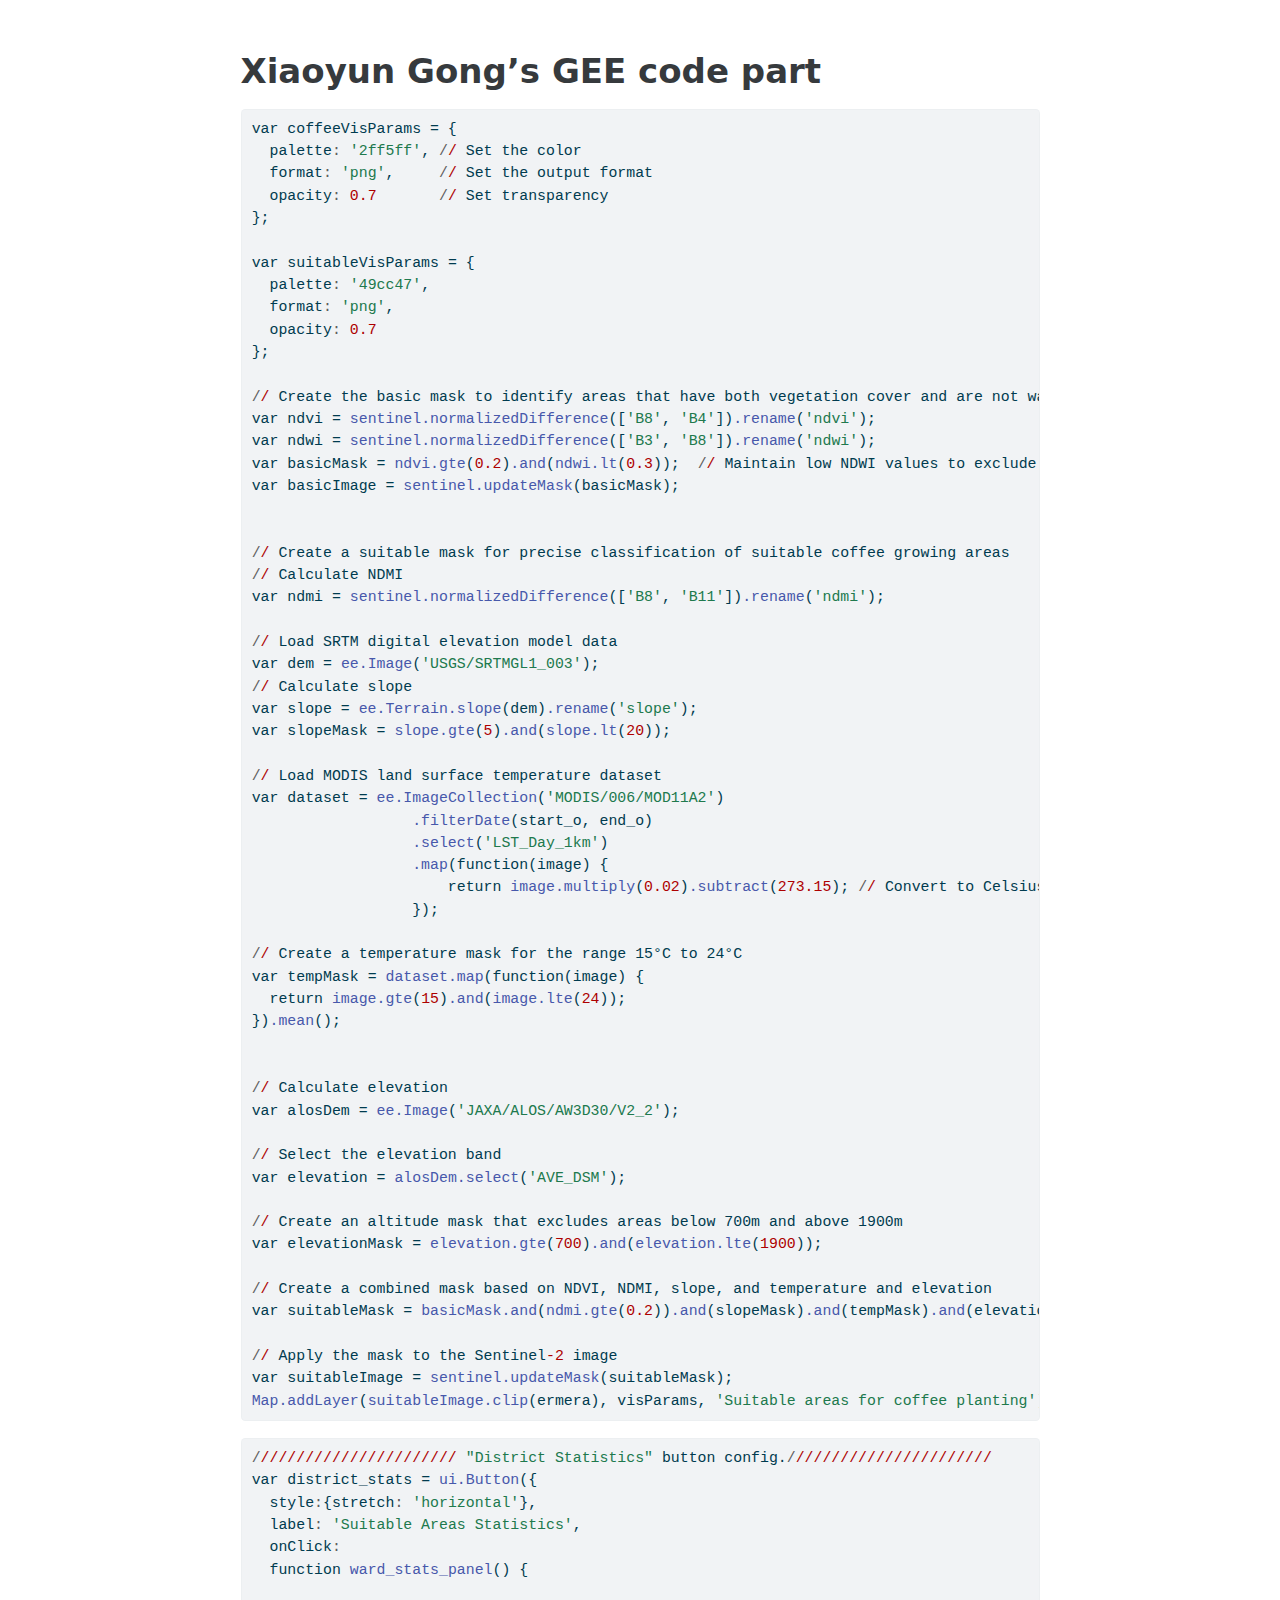
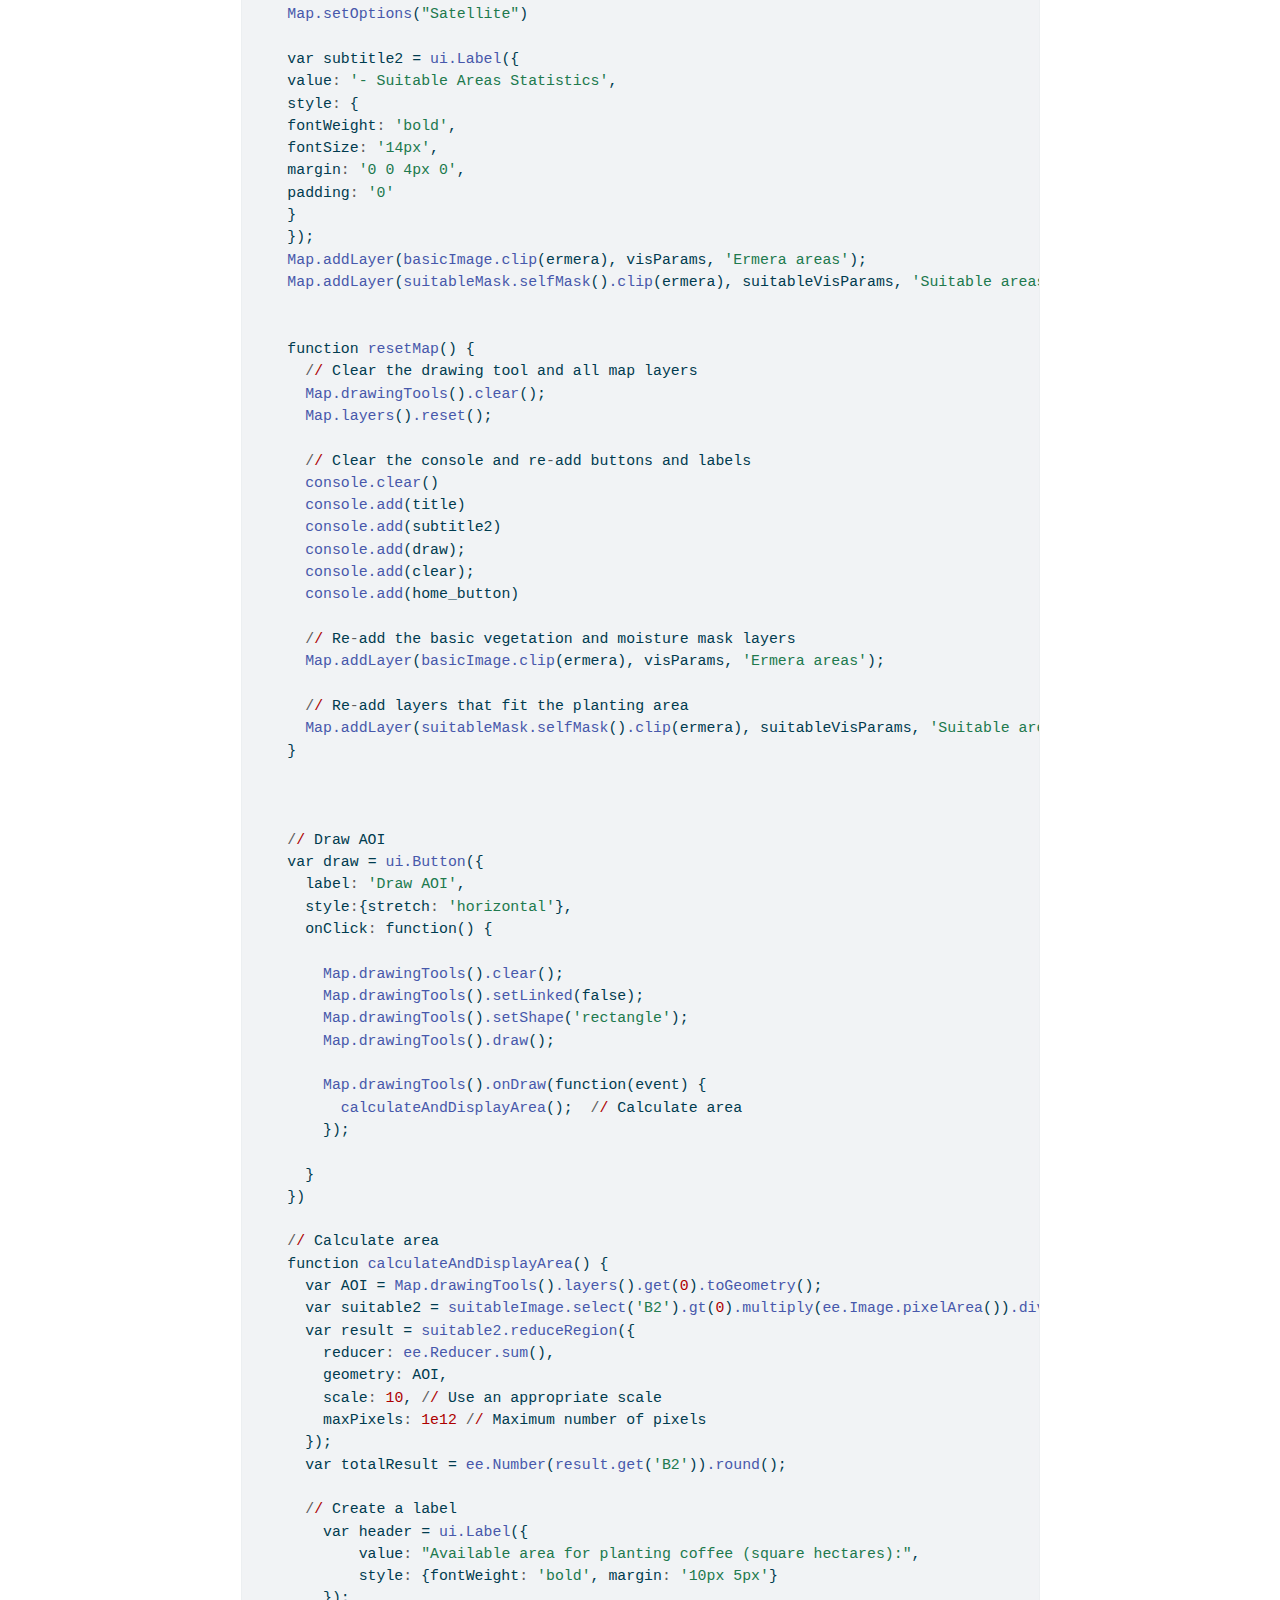
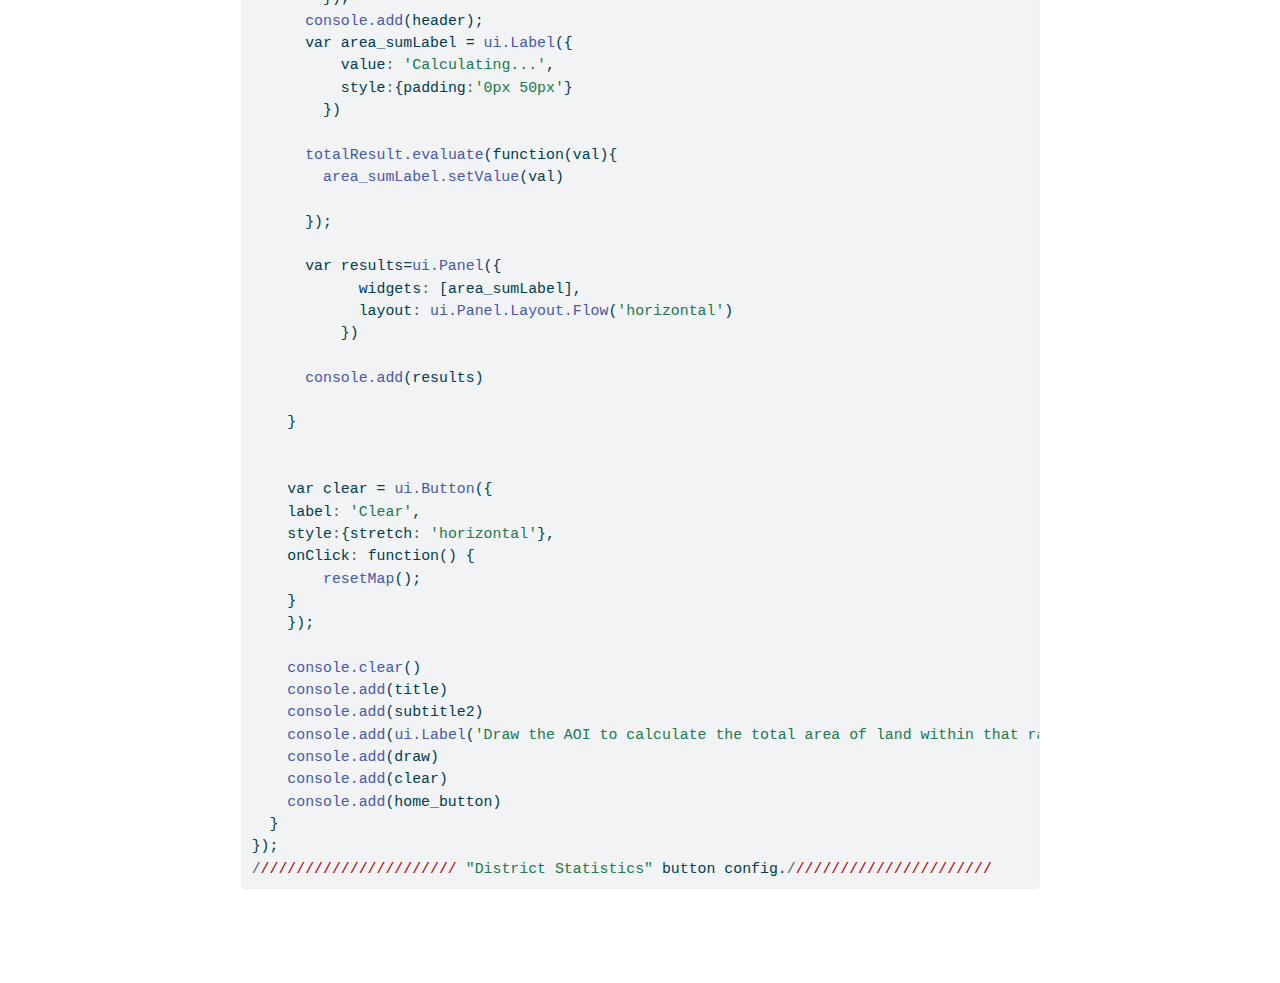
<file: GEE_code.html>
<!DOCTYPE html>
<html xmlns="http://www.w3.org/1999/xhtml" lang="en" xml:lang="en"><head>

<meta charset="utf-8">
<meta name="generator" content="quarto-1.3.450">

<meta name="viewport" content="width=device-width, initial-scale=1.0, user-scalable=yes">


<title>gee_code</title>
<style>
code{white-space: pre-wrap;}
span.smallcaps{font-variant: small-caps;}
div.columns{display: flex; gap: min(4vw, 1.5em);}
div.column{flex: auto; overflow-x: auto;}
div.hanging-indent{margin-left: 1.5em; text-indent: -1.5em;}
ul.task-list{list-style: none;}
ul.task-list li input[type="checkbox"] {
  width: 0.8em;
  margin: 0 0.8em 0.2em -1em; /* quarto-specific, see https://github.com/quarto-dev/quarto-cli/issues/4556 */ 
  vertical-align: middle;
}
/* CSS for syntax highlighting */
pre > code.sourceCode { white-space: pre; position: relative; }
pre > code.sourceCode > span { display: inline-block; line-height: 1.25; }
pre > code.sourceCode > span:empty { height: 1.2em; }
.sourceCode { overflow: visible; }
code.sourceCode > span { color: inherit; text-decoration: inherit; }
div.sourceCode { margin: 1em 0; }
pre.sourceCode { margin: 0; }
@media screen {
div.sourceCode { overflow: auto; }
}
@media print {
pre > code.sourceCode { white-space: pre-wrap; }
pre > code.sourceCode > span { text-indent: -5em; padding-left: 5em; }
}
pre.numberSource code
  { counter-reset: source-line 0; }
pre.numberSource code > span
  { position: relative; left: -4em; counter-increment: source-line; }
pre.numberSource code > span > a:first-child::before
  { content: counter(source-line);
    position: relative; left: -1em; text-align: right; vertical-align: baseline;
    border: none; display: inline-block;
    -webkit-touch-callout: none; -webkit-user-select: none;
    -khtml-user-select: none; -moz-user-select: none;
    -ms-user-select: none; user-select: none;
    padding: 0 4px; width: 4em;
  }
pre.numberSource { margin-left: 3em;  padding-left: 4px; }
div.sourceCode
  {   }
@media screen {
pre > code.sourceCode > span > a:first-child::before { text-decoration: underline; }
}
</style>


<script src="GEE_code_files/libs/clipboard/clipboard.min.js"></script>
<script src="GEE_code_files/libs/quarto-html/quarto.js"></script>
<script src="GEE_code_files/libs/quarto-html/popper.min.js"></script>
<script src="GEE_code_files/libs/quarto-html/tippy.umd.min.js"></script>
<script src="GEE_code_files/libs/quarto-html/anchor.min.js"></script>
<link href="GEE_code_files/libs/quarto-html/tippy.css" rel="stylesheet">
<link href="GEE_code_files/libs/quarto-html/quarto-syntax-highlighting.css" rel="stylesheet" id="quarto-text-highlighting-styles">
<script src="GEE_code_files/libs/bootstrap/bootstrap.min.js"></script>
<link href="GEE_code_files/libs/bootstrap/bootstrap-icons.css" rel="stylesheet">
<link href="GEE_code_files/libs/bootstrap/bootstrap.min.css" rel="stylesheet" id="quarto-bootstrap" data-mode="light">


</head>

<body class="fullcontent">

<div id="quarto-content" class="page-columns page-rows-contents page-layout-article">

<main class="content" id="quarto-document-content">



<section id="xiaoyun-gongs-gee-code-part" class="level1">
<h1>Xiaoyun Gong’s GEE code part</h1>
<div class="cell">
<div class="sourceCode cell-code" id="cb1"><pre class="sourceCode r code-with-copy"><code class="sourceCode r"><span id="cb1-1"><a href="#cb1-1" aria-hidden="true" tabindex="-1"></a>var coffeeVisParams <span class="ot">=</span> {</span>
<span id="cb1-2"><a href="#cb1-2" aria-hidden="true" tabindex="-1"></a>  palette<span class="sc">:</span> <span class="st">'2ff5ff'</span>, <span class="sc">/</span><span class="er">/</span> Set the color</span>
<span id="cb1-3"><a href="#cb1-3" aria-hidden="true" tabindex="-1"></a>  format<span class="sc">:</span> <span class="st">'png'</span>,     <span class="sc">/</span><span class="er">/</span> Set the output format</span>
<span id="cb1-4"><a href="#cb1-4" aria-hidden="true" tabindex="-1"></a>  opacity<span class="sc">:</span> <span class="fl">0.7</span>       <span class="sc">/</span><span class="er">/</span> Set transparency</span>
<span id="cb1-5"><a href="#cb1-5" aria-hidden="true" tabindex="-1"></a>};</span>
<span id="cb1-6"><a href="#cb1-6" aria-hidden="true" tabindex="-1"></a></span>
<span id="cb1-7"><a href="#cb1-7" aria-hidden="true" tabindex="-1"></a>var suitableVisParams <span class="ot">=</span> {</span>
<span id="cb1-8"><a href="#cb1-8" aria-hidden="true" tabindex="-1"></a>  palette<span class="sc">:</span> <span class="st">'49cc47'</span>, </span>
<span id="cb1-9"><a href="#cb1-9" aria-hidden="true" tabindex="-1"></a>  format<span class="sc">:</span> <span class="st">'png'</span>,     </span>
<span id="cb1-10"><a href="#cb1-10" aria-hidden="true" tabindex="-1"></a>  opacity<span class="sc">:</span> <span class="fl">0.7</span></span>
<span id="cb1-11"><a href="#cb1-11" aria-hidden="true" tabindex="-1"></a>};</span>
<span id="cb1-12"><a href="#cb1-12" aria-hidden="true" tabindex="-1"></a></span>
<span id="cb1-13"><a href="#cb1-13" aria-hidden="true" tabindex="-1"></a><span class="sc">/</span><span class="er">/</span> Create the basic mask to identify areas that have both vegetation cover and are not water bodies</span>
<span id="cb1-14"><a href="#cb1-14" aria-hidden="true" tabindex="-1"></a>var ndvi <span class="ot">=</span> <span class="fu">sentinel.normalizedDifference</span>([<span class="st">'B8'</span>, <span class="st">'B4'</span>])<span class="fu">.rename</span>(<span class="st">'ndvi'</span>);</span>
<span id="cb1-15"><a href="#cb1-15" aria-hidden="true" tabindex="-1"></a>var ndwi <span class="ot">=</span> <span class="fu">sentinel.normalizedDifference</span>([<span class="st">'B3'</span>, <span class="st">'B8'</span>])<span class="fu">.rename</span>(<span class="st">'ndwi'</span>);</span>
<span id="cb1-16"><a href="#cb1-16" aria-hidden="true" tabindex="-1"></a>var basicMask <span class="ot">=</span> <span class="fu">ndvi.gte</span>(<span class="fl">0.2</span>)<span class="fu">.and</span>(<span class="fu">ndwi.lt</span>(<span class="fl">0.3</span>));  <span class="sc">/</span><span class="er">/</span> Maintain low NDWI values to exclude water bodies</span>
<span id="cb1-17"><a href="#cb1-17" aria-hidden="true" tabindex="-1"></a>var basicImage <span class="ot">=</span> <span class="fu">sentinel.updateMask</span>(basicMask);</span>
<span id="cb1-18"><a href="#cb1-18" aria-hidden="true" tabindex="-1"></a></span>
<span id="cb1-19"><a href="#cb1-19" aria-hidden="true" tabindex="-1"></a></span>
<span id="cb1-20"><a href="#cb1-20" aria-hidden="true" tabindex="-1"></a><span class="sc">/</span><span class="er">/</span> Create a suitable mask <span class="cf">for</span> precise classification of suitable coffee growing areas</span>
<span id="cb1-21"><a href="#cb1-21" aria-hidden="true" tabindex="-1"></a><span class="sc">/</span><span class="er">/</span> Calculate NDMI</span>
<span id="cb1-22"><a href="#cb1-22" aria-hidden="true" tabindex="-1"></a>var ndmi <span class="ot">=</span> <span class="fu">sentinel.normalizedDifference</span>([<span class="st">'B8'</span>, <span class="st">'B11'</span>])<span class="fu">.rename</span>(<span class="st">'ndmi'</span>); </span>
<span id="cb1-23"><a href="#cb1-23" aria-hidden="true" tabindex="-1"></a></span>
<span id="cb1-24"><a href="#cb1-24" aria-hidden="true" tabindex="-1"></a><span class="sc">/</span><span class="er">/</span> Load SRTM digital elevation model data</span>
<span id="cb1-25"><a href="#cb1-25" aria-hidden="true" tabindex="-1"></a>var dem <span class="ot">=</span> <span class="fu">ee.Image</span>(<span class="st">'USGS/SRTMGL1_003'</span>);</span>
<span id="cb1-26"><a href="#cb1-26" aria-hidden="true" tabindex="-1"></a><span class="sc">/</span><span class="er">/</span> Calculate slope</span>
<span id="cb1-27"><a href="#cb1-27" aria-hidden="true" tabindex="-1"></a>var slope <span class="ot">=</span> <span class="fu">ee.Terrain.slope</span>(dem)<span class="fu">.rename</span>(<span class="st">'slope'</span>);</span>
<span id="cb1-28"><a href="#cb1-28" aria-hidden="true" tabindex="-1"></a>var slopeMask <span class="ot">=</span> <span class="fu">slope.gte</span>(<span class="dv">5</span>)<span class="fu">.and</span>(<span class="fu">slope.lt</span>(<span class="dv">20</span>));</span>
<span id="cb1-29"><a href="#cb1-29" aria-hidden="true" tabindex="-1"></a></span>
<span id="cb1-30"><a href="#cb1-30" aria-hidden="true" tabindex="-1"></a><span class="sc">/</span><span class="er">/</span> Load MODIS land surface temperature dataset</span>
<span id="cb1-31"><a href="#cb1-31" aria-hidden="true" tabindex="-1"></a>var dataset <span class="ot">=</span> <span class="fu">ee.ImageCollection</span>(<span class="st">'MODIS/006/MOD11A2'</span>)</span>
<span id="cb1-32"><a href="#cb1-32" aria-hidden="true" tabindex="-1"></a>                  <span class="fu">.filterDate</span>(start_o, end_o)</span>
<span id="cb1-33"><a href="#cb1-33" aria-hidden="true" tabindex="-1"></a>                  <span class="fu">.select</span>(<span class="st">'LST_Day_1km'</span>)</span>
<span id="cb1-34"><a href="#cb1-34" aria-hidden="true" tabindex="-1"></a>                  <span class="fu">.map</span>(<span class="cf">function</span>(image) {</span>
<span id="cb1-35"><a href="#cb1-35" aria-hidden="true" tabindex="-1"></a>                      return <span class="fu">image.multiply</span>(<span class="fl">0.02</span>)<span class="fu">.subtract</span>(<span class="fl">273.15</span>); <span class="sc">/</span><span class="er">/</span> Convert to Celsius</span>
<span id="cb1-36"><a href="#cb1-36" aria-hidden="true" tabindex="-1"></a>                  });</span>
<span id="cb1-37"><a href="#cb1-37" aria-hidden="true" tabindex="-1"></a></span>
<span id="cb1-38"><a href="#cb1-38" aria-hidden="true" tabindex="-1"></a><span class="sc">/</span><span class="er">/</span> Create a temperature mask <span class="cf">for</span> the range 15°C to 24°C</span>
<span id="cb1-39"><a href="#cb1-39" aria-hidden="true" tabindex="-1"></a>var tempMask <span class="ot">=</span> <span class="fu">dataset.map</span>(<span class="cf">function</span>(image) {</span>
<span id="cb1-40"><a href="#cb1-40" aria-hidden="true" tabindex="-1"></a>  return <span class="fu">image.gte</span>(<span class="dv">15</span>)<span class="fu">.and</span>(<span class="fu">image.lte</span>(<span class="dv">24</span>));</span>
<span id="cb1-41"><a href="#cb1-41" aria-hidden="true" tabindex="-1"></a>})<span class="fu">.mean</span>();</span>
<span id="cb1-42"><a href="#cb1-42" aria-hidden="true" tabindex="-1"></a></span>
<span id="cb1-43"><a href="#cb1-43" aria-hidden="true" tabindex="-1"></a></span>
<span id="cb1-44"><a href="#cb1-44" aria-hidden="true" tabindex="-1"></a><span class="sc">/</span><span class="er">/</span> Calculate elevation</span>
<span id="cb1-45"><a href="#cb1-45" aria-hidden="true" tabindex="-1"></a>var alosDem <span class="ot">=</span> <span class="fu">ee.Image</span>(<span class="st">'JAXA/ALOS/AW3D30/V2_2'</span>);</span>
<span id="cb1-46"><a href="#cb1-46" aria-hidden="true" tabindex="-1"></a></span>
<span id="cb1-47"><a href="#cb1-47" aria-hidden="true" tabindex="-1"></a><span class="sc">/</span><span class="er">/</span> Select the elevation band</span>
<span id="cb1-48"><a href="#cb1-48" aria-hidden="true" tabindex="-1"></a>var elevation <span class="ot">=</span> <span class="fu">alosDem.select</span>(<span class="st">'AVE_DSM'</span>);</span>
<span id="cb1-49"><a href="#cb1-49" aria-hidden="true" tabindex="-1"></a></span>
<span id="cb1-50"><a href="#cb1-50" aria-hidden="true" tabindex="-1"></a><span class="sc">/</span><span class="er">/</span> Create an altitude mask that excludes areas below 700m and above 1900m</span>
<span id="cb1-51"><a href="#cb1-51" aria-hidden="true" tabindex="-1"></a>var elevationMask <span class="ot">=</span> <span class="fu">elevation.gte</span>(<span class="dv">700</span>)<span class="fu">.and</span>(<span class="fu">elevation.lte</span>(<span class="dv">1900</span>));</span>
<span id="cb1-52"><a href="#cb1-52" aria-hidden="true" tabindex="-1"></a></span>
<span id="cb1-53"><a href="#cb1-53" aria-hidden="true" tabindex="-1"></a><span class="sc">/</span><span class="er">/</span> Create a combined mask based on NDVI, NDMI, slope, and temperature and elevation</span>
<span id="cb1-54"><a href="#cb1-54" aria-hidden="true" tabindex="-1"></a>var suitableMask <span class="ot">=</span> <span class="fu">basicMask.and</span>(<span class="fu">ndmi.gte</span>(<span class="fl">0.2</span>))<span class="fu">.and</span>(slopeMask)<span class="fu">.and</span>(tempMask)<span class="fu">.and</span>(elevationMask);</span>
<span id="cb1-55"><a href="#cb1-55" aria-hidden="true" tabindex="-1"></a></span>
<span id="cb1-56"><a href="#cb1-56" aria-hidden="true" tabindex="-1"></a><span class="sc">/</span><span class="er">/</span> Apply the mask to the Sentinel<span class="dv">-2</span> image</span>
<span id="cb1-57"><a href="#cb1-57" aria-hidden="true" tabindex="-1"></a>var suitableImage <span class="ot">=</span> <span class="fu">sentinel.updateMask</span>(suitableMask);</span>
<span id="cb1-58"><a href="#cb1-58" aria-hidden="true" tabindex="-1"></a><span class="fu">Map.addLayer</span>(<span class="fu">suitableImage.clip</span>(ermera), visParams, <span class="st">'Suitable areas for coffee planting'</span>);</span></code><button title="Copy to Clipboard" class="code-copy-button"><i class="bi"></i></button></pre></div>
</div>
<div class="cell">
<div class="sourceCode cell-code" id="cb2"><pre class="sourceCode r code-with-copy"><code class="sourceCode r"><span id="cb2-1"><a href="#cb2-1" aria-hidden="true" tabindex="-1"></a><span class="sc">/</span><span class="er">//////////////////////</span> <span class="st">"District Statistics"</span> button config.<span class="sc">/</span><span class="er">//////////////////////</span></span>
<span id="cb2-2"><a href="#cb2-2" aria-hidden="true" tabindex="-1"></a>var district_stats <span class="ot">=</span> <span class="fu">ui.Button</span>({</span>
<span id="cb2-3"><a href="#cb2-3" aria-hidden="true" tabindex="-1"></a>  style<span class="sc">:</span>{stretch<span class="sc">:</span> <span class="st">'horizontal'</span>},</span>
<span id="cb2-4"><a href="#cb2-4" aria-hidden="true" tabindex="-1"></a>  label<span class="sc">:</span> <span class="st">'Suitable Areas Statistics'</span>,</span>
<span id="cb2-5"><a href="#cb2-5" aria-hidden="true" tabindex="-1"></a>  onClick<span class="sc">:</span> </span>
<span id="cb2-6"><a href="#cb2-6" aria-hidden="true" tabindex="-1"></a>  <span class="cf">function</span> <span class="fu">ward_stats_panel</span>() {</span>
<span id="cb2-7"><a href="#cb2-7" aria-hidden="true" tabindex="-1"></a>    </span>
<span id="cb2-8"><a href="#cb2-8" aria-hidden="true" tabindex="-1"></a>    <span class="fu">Map.setOptions</span>(<span class="st">"Satellite"</span>)</span>
<span id="cb2-9"><a href="#cb2-9" aria-hidden="true" tabindex="-1"></a>    </span>
<span id="cb2-10"><a href="#cb2-10" aria-hidden="true" tabindex="-1"></a>    var subtitle2 <span class="ot">=</span> <span class="fu">ui.Label</span>({</span>
<span id="cb2-11"><a href="#cb2-11" aria-hidden="true" tabindex="-1"></a>    value<span class="sc">:</span> <span class="st">'- Suitable Areas Statistics'</span>,</span>
<span id="cb2-12"><a href="#cb2-12" aria-hidden="true" tabindex="-1"></a>    style<span class="sc">:</span> {</span>
<span id="cb2-13"><a href="#cb2-13" aria-hidden="true" tabindex="-1"></a>    fontWeight<span class="sc">:</span> <span class="st">'bold'</span>,</span>
<span id="cb2-14"><a href="#cb2-14" aria-hidden="true" tabindex="-1"></a>    fontSize<span class="sc">:</span> <span class="st">'14px'</span>,</span>
<span id="cb2-15"><a href="#cb2-15" aria-hidden="true" tabindex="-1"></a>    margin<span class="sc">:</span> <span class="st">'0 0 4px 0'</span>,</span>
<span id="cb2-16"><a href="#cb2-16" aria-hidden="true" tabindex="-1"></a>    padding<span class="sc">:</span> <span class="st">'0'</span></span>
<span id="cb2-17"><a href="#cb2-17" aria-hidden="true" tabindex="-1"></a>    }</span>
<span id="cb2-18"><a href="#cb2-18" aria-hidden="true" tabindex="-1"></a>    });</span>
<span id="cb2-19"><a href="#cb2-19" aria-hidden="true" tabindex="-1"></a>    <span class="fu">Map.addLayer</span>(<span class="fu">basicImage.clip</span>(ermera), visParams, <span class="st">'Ermera areas'</span>);</span>
<span id="cb2-20"><a href="#cb2-20" aria-hidden="true" tabindex="-1"></a>    <span class="fu">Map.addLayer</span>(<span class="fu">suitableMask.selfMask</span>()<span class="fu">.clip</span>(ermera), suitableVisParams, <span class="st">'Suitable areas for coffee planting'</span>);</span>
<span id="cb2-21"><a href="#cb2-21" aria-hidden="true" tabindex="-1"></a>    </span>
<span id="cb2-22"><a href="#cb2-22" aria-hidden="true" tabindex="-1"></a>    </span>
<span id="cb2-23"><a href="#cb2-23" aria-hidden="true" tabindex="-1"></a>    <span class="cf">function</span> <span class="fu">resetMap</span>() {</span>
<span id="cb2-24"><a href="#cb2-24" aria-hidden="true" tabindex="-1"></a>      <span class="sc">/</span><span class="er">/</span> Clear the drawing tool and all map layers</span>
<span id="cb2-25"><a href="#cb2-25" aria-hidden="true" tabindex="-1"></a>      <span class="fu">Map.drawingTools</span>()<span class="fu">.clear</span>();</span>
<span id="cb2-26"><a href="#cb2-26" aria-hidden="true" tabindex="-1"></a>      <span class="fu">Map.layers</span>()<span class="fu">.reset</span>();</span>
<span id="cb2-27"><a href="#cb2-27" aria-hidden="true" tabindex="-1"></a>  </span>
<span id="cb2-28"><a href="#cb2-28" aria-hidden="true" tabindex="-1"></a>      <span class="sc">/</span><span class="er">/</span> Clear the console and re<span class="sc">-</span>add buttons and labels</span>
<span id="cb2-29"><a href="#cb2-29" aria-hidden="true" tabindex="-1"></a>      <span class="fu">console.clear</span>()</span>
<span id="cb2-30"><a href="#cb2-30" aria-hidden="true" tabindex="-1"></a>      <span class="fu">console.add</span>(title)</span>
<span id="cb2-31"><a href="#cb2-31" aria-hidden="true" tabindex="-1"></a>      <span class="fu">console.add</span>(subtitle2)</span>
<span id="cb2-32"><a href="#cb2-32" aria-hidden="true" tabindex="-1"></a>      <span class="fu">console.add</span>(draw);</span>
<span id="cb2-33"><a href="#cb2-33" aria-hidden="true" tabindex="-1"></a>      <span class="fu">console.add</span>(clear);</span>
<span id="cb2-34"><a href="#cb2-34" aria-hidden="true" tabindex="-1"></a>      <span class="fu">console.add</span>(home_button)</span>
<span id="cb2-35"><a href="#cb2-35" aria-hidden="true" tabindex="-1"></a>  </span>
<span id="cb2-36"><a href="#cb2-36" aria-hidden="true" tabindex="-1"></a>      <span class="sc">/</span><span class="er">/</span> Re<span class="sc">-</span>add the basic vegetation and moisture mask layers</span>
<span id="cb2-37"><a href="#cb2-37" aria-hidden="true" tabindex="-1"></a>      <span class="fu">Map.addLayer</span>(<span class="fu">basicImage.clip</span>(ermera), visParams, <span class="st">'Ermera areas'</span>);</span>
<span id="cb2-38"><a href="#cb2-38" aria-hidden="true" tabindex="-1"></a>  </span>
<span id="cb2-39"><a href="#cb2-39" aria-hidden="true" tabindex="-1"></a>      <span class="sc">/</span><span class="er">/</span> Re<span class="sc">-</span>add layers that fit the planting area</span>
<span id="cb2-40"><a href="#cb2-40" aria-hidden="true" tabindex="-1"></a>      <span class="fu">Map.addLayer</span>(<span class="fu">suitableMask.selfMask</span>()<span class="fu">.clip</span>(ermera), suitableVisParams, <span class="st">'Suitable areas for coffee planting'</span>);</span>
<span id="cb2-41"><a href="#cb2-41" aria-hidden="true" tabindex="-1"></a>    }</span>
<span id="cb2-42"><a href="#cb2-42" aria-hidden="true" tabindex="-1"></a>    </span>
<span id="cb2-43"><a href="#cb2-43" aria-hidden="true" tabindex="-1"></a>    </span>
<span id="cb2-44"><a href="#cb2-44" aria-hidden="true" tabindex="-1"></a>    </span>
<span id="cb2-45"><a href="#cb2-45" aria-hidden="true" tabindex="-1"></a>    <span class="sc">/</span><span class="er">/</span> Draw AOI</span>
<span id="cb2-46"><a href="#cb2-46" aria-hidden="true" tabindex="-1"></a>    var draw <span class="ot">=</span> <span class="fu">ui.Button</span>({</span>
<span id="cb2-47"><a href="#cb2-47" aria-hidden="true" tabindex="-1"></a>      label<span class="sc">:</span> <span class="st">'Draw AOI'</span>,</span>
<span id="cb2-48"><a href="#cb2-48" aria-hidden="true" tabindex="-1"></a>      style<span class="sc">:</span>{stretch<span class="sc">:</span> <span class="st">'horizontal'</span>},</span>
<span id="cb2-49"><a href="#cb2-49" aria-hidden="true" tabindex="-1"></a>      onClick<span class="sc">:</span> <span class="cf">function</span>() {</span>
<span id="cb2-50"><a href="#cb2-50" aria-hidden="true" tabindex="-1"></a></span>
<span id="cb2-51"><a href="#cb2-51" aria-hidden="true" tabindex="-1"></a>        <span class="fu">Map.drawingTools</span>()<span class="fu">.clear</span>();</span>
<span id="cb2-52"><a href="#cb2-52" aria-hidden="true" tabindex="-1"></a>        <span class="fu">Map.drawingTools</span>()<span class="fu">.setLinked</span>(false);</span>
<span id="cb2-53"><a href="#cb2-53" aria-hidden="true" tabindex="-1"></a>        <span class="fu">Map.drawingTools</span>()<span class="fu">.setShape</span>(<span class="st">'rectangle'</span>);</span>
<span id="cb2-54"><a href="#cb2-54" aria-hidden="true" tabindex="-1"></a>        <span class="fu">Map.drawingTools</span>()<span class="fu">.draw</span>();</span>
<span id="cb2-55"><a href="#cb2-55" aria-hidden="true" tabindex="-1"></a></span>
<span id="cb2-56"><a href="#cb2-56" aria-hidden="true" tabindex="-1"></a>        <span class="fu">Map.drawingTools</span>()<span class="fu">.onDraw</span>(<span class="cf">function</span>(event) {</span>
<span id="cb2-57"><a href="#cb2-57" aria-hidden="true" tabindex="-1"></a>          <span class="fu">calculateAndDisplayArea</span>();  <span class="sc">/</span><span class="er">/</span> Calculate area</span>
<span id="cb2-58"><a href="#cb2-58" aria-hidden="true" tabindex="-1"></a>        });</span>
<span id="cb2-59"><a href="#cb2-59" aria-hidden="true" tabindex="-1"></a>    </span>
<span id="cb2-60"><a href="#cb2-60" aria-hidden="true" tabindex="-1"></a>      }</span>
<span id="cb2-61"><a href="#cb2-61" aria-hidden="true" tabindex="-1"></a>    })</span>
<span id="cb2-62"><a href="#cb2-62" aria-hidden="true" tabindex="-1"></a>    </span>
<span id="cb2-63"><a href="#cb2-63" aria-hidden="true" tabindex="-1"></a>    <span class="sc">/</span><span class="er">/</span> Calculate area</span>
<span id="cb2-64"><a href="#cb2-64" aria-hidden="true" tabindex="-1"></a>    <span class="cf">function</span> <span class="fu">calculateAndDisplayArea</span>() {</span>
<span id="cb2-65"><a href="#cb2-65" aria-hidden="true" tabindex="-1"></a>      var AOI <span class="ot">=</span> <span class="fu">Map.drawingTools</span>()<span class="fu">.layers</span>()<span class="fu">.get</span>(<span class="dv">0</span>)<span class="fu">.toGeometry</span>();</span>
<span id="cb2-66"><a href="#cb2-66" aria-hidden="true" tabindex="-1"></a>      var suitable2 <span class="ot">=</span> <span class="fu">suitableImage.select</span>(<span class="st">'B2'</span>)<span class="fu">.gt</span>(<span class="dv">0</span>)<span class="fu">.multiply</span>(<span class="fu">ee.Image.pixelArea</span>())<span class="fu">.divide</span>(<span class="dv">10000</span>);</span>
<span id="cb2-67"><a href="#cb2-67" aria-hidden="true" tabindex="-1"></a>      var result <span class="ot">=</span> <span class="fu">suitable2.reduceRegion</span>({</span>
<span id="cb2-68"><a href="#cb2-68" aria-hidden="true" tabindex="-1"></a>        reducer<span class="sc">:</span> <span class="fu">ee.Reducer.sum</span>(),</span>
<span id="cb2-69"><a href="#cb2-69" aria-hidden="true" tabindex="-1"></a>        geometry<span class="sc">:</span> AOI,</span>
<span id="cb2-70"><a href="#cb2-70" aria-hidden="true" tabindex="-1"></a>        scale<span class="sc">:</span> <span class="dv">10</span>, <span class="sc">/</span><span class="er">/</span> Use an appropriate scale</span>
<span id="cb2-71"><a href="#cb2-71" aria-hidden="true" tabindex="-1"></a>        maxPixels<span class="sc">:</span> <span class="fl">1e12</span> <span class="sc">/</span><span class="er">/</span> Maximum number of pixels</span>
<span id="cb2-72"><a href="#cb2-72" aria-hidden="true" tabindex="-1"></a>      });</span>
<span id="cb2-73"><a href="#cb2-73" aria-hidden="true" tabindex="-1"></a>      var totalResult <span class="ot">=</span> <span class="fu">ee.Number</span>(<span class="fu">result.get</span>(<span class="st">'B2'</span>))<span class="fu">.round</span>();</span>
<span id="cb2-74"><a href="#cb2-74" aria-hidden="true" tabindex="-1"></a>      </span>
<span id="cb2-75"><a href="#cb2-75" aria-hidden="true" tabindex="-1"></a>      <span class="sc">/</span><span class="er">/</span> Create a label</span>
<span id="cb2-76"><a href="#cb2-76" aria-hidden="true" tabindex="-1"></a>        var header <span class="ot">=</span> <span class="fu">ui.Label</span>({</span>
<span id="cb2-77"><a href="#cb2-77" aria-hidden="true" tabindex="-1"></a>            value<span class="sc">:</span> <span class="st">"Available area for planting coffee (square hectares):"</span>,</span>
<span id="cb2-78"><a href="#cb2-78" aria-hidden="true" tabindex="-1"></a>            style<span class="sc">:</span> {fontWeight<span class="sc">:</span> <span class="st">'bold'</span>, margin<span class="sc">:</span> <span class="st">'10px 5px'</span>}</span>
<span id="cb2-79"><a href="#cb2-79" aria-hidden="true" tabindex="-1"></a>        }); </span>
<span id="cb2-80"><a href="#cb2-80" aria-hidden="true" tabindex="-1"></a>      <span class="fu">console.add</span>(header);  </span>
<span id="cb2-81"><a href="#cb2-81" aria-hidden="true" tabindex="-1"></a>      var area_sumLabel <span class="ot">=</span> <span class="fu">ui.Label</span>({</span>
<span id="cb2-82"><a href="#cb2-82" aria-hidden="true" tabindex="-1"></a>          value<span class="sc">:</span> <span class="st">'Calculating...'</span>,</span>
<span id="cb2-83"><a href="#cb2-83" aria-hidden="true" tabindex="-1"></a>          style<span class="sc">:</span>{padding<span class="sc">:</span><span class="st">'0px 50px'</span>}</span>
<span id="cb2-84"><a href="#cb2-84" aria-hidden="true" tabindex="-1"></a>        })</span>
<span id="cb2-85"><a href="#cb2-85" aria-hidden="true" tabindex="-1"></a>        </span>
<span id="cb2-86"><a href="#cb2-86" aria-hidden="true" tabindex="-1"></a>      <span class="fu">totalResult.evaluate</span>(<span class="cf">function</span>(val){</span>
<span id="cb2-87"><a href="#cb2-87" aria-hidden="true" tabindex="-1"></a>        <span class="fu">area_sumLabel.setValue</span>(val)</span>
<span id="cb2-88"><a href="#cb2-88" aria-hidden="true" tabindex="-1"></a>        </span>
<span id="cb2-89"><a href="#cb2-89" aria-hidden="true" tabindex="-1"></a>      });        </span>
<span id="cb2-90"><a href="#cb2-90" aria-hidden="true" tabindex="-1"></a>    </span>
<span id="cb2-91"><a href="#cb2-91" aria-hidden="true" tabindex="-1"></a>      var results<span class="ot">=</span><span class="fu">ui.Panel</span>({</span>
<span id="cb2-92"><a href="#cb2-92" aria-hidden="true" tabindex="-1"></a>            widgets<span class="sc">:</span> [area_sumLabel],</span>
<span id="cb2-93"><a href="#cb2-93" aria-hidden="true" tabindex="-1"></a>            layout<span class="sc">:</span> <span class="fu">ui.Panel.Layout.Flow</span>(<span class="st">'horizontal'</span>)</span>
<span id="cb2-94"><a href="#cb2-94" aria-hidden="true" tabindex="-1"></a>          })</span>
<span id="cb2-95"><a href="#cb2-95" aria-hidden="true" tabindex="-1"></a>          </span>
<span id="cb2-96"><a href="#cb2-96" aria-hidden="true" tabindex="-1"></a>      <span class="fu">console.add</span>(results)</span>
<span id="cb2-97"><a href="#cb2-97" aria-hidden="true" tabindex="-1"></a>      </span>
<span id="cb2-98"><a href="#cb2-98" aria-hidden="true" tabindex="-1"></a>    }</span>
<span id="cb2-99"><a href="#cb2-99" aria-hidden="true" tabindex="-1"></a>    </span>
<span id="cb2-100"><a href="#cb2-100" aria-hidden="true" tabindex="-1"></a>    </span>
<span id="cb2-101"><a href="#cb2-101" aria-hidden="true" tabindex="-1"></a>    var clear <span class="ot">=</span> <span class="fu">ui.Button</span>({</span>
<span id="cb2-102"><a href="#cb2-102" aria-hidden="true" tabindex="-1"></a>    label<span class="sc">:</span> <span class="st">'Clear'</span>,</span>
<span id="cb2-103"><a href="#cb2-103" aria-hidden="true" tabindex="-1"></a>    style<span class="sc">:</span>{stretch<span class="sc">:</span> <span class="st">'horizontal'</span>},</span>
<span id="cb2-104"><a href="#cb2-104" aria-hidden="true" tabindex="-1"></a>    onClick<span class="sc">:</span> <span class="cf">function</span>() {</span>
<span id="cb2-105"><a href="#cb2-105" aria-hidden="true" tabindex="-1"></a>        <span class="fu">resetMap</span>();</span>
<span id="cb2-106"><a href="#cb2-106" aria-hidden="true" tabindex="-1"></a>    }</span>
<span id="cb2-107"><a href="#cb2-107" aria-hidden="true" tabindex="-1"></a>    });</span>
<span id="cb2-108"><a href="#cb2-108" aria-hidden="true" tabindex="-1"></a>    </span>
<span id="cb2-109"><a href="#cb2-109" aria-hidden="true" tabindex="-1"></a>    <span class="fu">console.clear</span>()</span>
<span id="cb2-110"><a href="#cb2-110" aria-hidden="true" tabindex="-1"></a>    <span class="fu">console.add</span>(title)</span>
<span id="cb2-111"><a href="#cb2-111" aria-hidden="true" tabindex="-1"></a>    <span class="fu">console.add</span>(subtitle2)</span>
<span id="cb2-112"><a href="#cb2-112" aria-hidden="true" tabindex="-1"></a>    <span class="fu">console.add</span>(<span class="fu">ui.Label</span>(<span class="st">'Draw the AOI to calculate the total area of land within that range that is suitable for planting coffee.'</span>, {whiteSpace<span class="sc">:</span> <span class="st">'wrap'</span>}))</span>
<span id="cb2-113"><a href="#cb2-113" aria-hidden="true" tabindex="-1"></a>    <span class="fu">console.add</span>(draw)</span>
<span id="cb2-114"><a href="#cb2-114" aria-hidden="true" tabindex="-1"></a>    <span class="fu">console.add</span>(clear)</span>
<span id="cb2-115"><a href="#cb2-115" aria-hidden="true" tabindex="-1"></a>    <span class="fu">console.add</span>(home_button)</span>
<span id="cb2-116"><a href="#cb2-116" aria-hidden="true" tabindex="-1"></a>  }</span>
<span id="cb2-117"><a href="#cb2-117" aria-hidden="true" tabindex="-1"></a>});</span>
<span id="cb2-118"><a href="#cb2-118" aria-hidden="true" tabindex="-1"></a><span class="sc">/</span><span class="er">//////////////////////</span> <span class="st">"District Statistics"</span> button config.<span class="sc">/</span><span class="er">//////////////////////</span></span></code><button title="Copy to Clipboard" class="code-copy-button"><i class="bi"></i></button></pre></div>
</div>
</section>

</main>
<!-- /main column -->
<script id="quarto-html-after-body" type="application/javascript">
window.document.addEventListener("DOMContentLoaded", function (event) {
  const toggleBodyColorMode = (bsSheetEl) => {
    const mode = bsSheetEl.getAttribute("data-mode");
    const bodyEl = window.document.querySelector("body");
    if (mode === "dark") {
      bodyEl.classList.add("quarto-dark");
      bodyEl.classList.remove("quarto-light");
    } else {
      bodyEl.classList.add("quarto-light");
      bodyEl.classList.remove("quarto-dark");
    }
  }
  const toggleBodyColorPrimary = () => {
    const bsSheetEl = window.document.querySelector("link#quarto-bootstrap");
    if (bsSheetEl) {
      toggleBodyColorMode(bsSheetEl);
    }
  }
  toggleBodyColorPrimary();  
  const icon = "";
  const anchorJS = new window.AnchorJS();
  anchorJS.options = {
    placement: 'right',
    icon: icon
  };
  anchorJS.add('.anchored');
  const isCodeAnnotation = (el) => {
    for (const clz of el.classList) {
      if (clz.startsWith('code-annotation-')) {                     
        return true;
      }
    }
    return false;
  }
  const clipboard = new window.ClipboardJS('.code-copy-button', {
    text: function(trigger) {
      const codeEl = trigger.previousElementSibling.cloneNode(true);
      for (const childEl of codeEl.children) {
        if (isCodeAnnotation(childEl)) {
          childEl.remove();
        }
      }
      return codeEl.innerText;
    }
  });
  clipboard.on('success', function(e) {
    // button target
    const button = e.trigger;
    // don't keep focus
    button.blur();
    // flash "checked"
    button.classList.add('code-copy-button-checked');
    var currentTitle = button.getAttribute("title");
    button.setAttribute("title", "Copied!");
    let tooltip;
    if (window.bootstrap) {
      button.setAttribute("data-bs-toggle", "tooltip");
      button.setAttribute("data-bs-placement", "left");
      button.setAttribute("data-bs-title", "Copied!");
      tooltip = new bootstrap.Tooltip(button, 
        { trigger: "manual", 
          customClass: "code-copy-button-tooltip",
          offset: [0, -8]});
      tooltip.show();    
    }
    setTimeout(function() {
      if (tooltip) {
        tooltip.hide();
        button.removeAttribute("data-bs-title");
        button.removeAttribute("data-bs-toggle");
        button.removeAttribute("data-bs-placement");
      }
      button.setAttribute("title", currentTitle);
      button.classList.remove('code-copy-button-checked');
    }, 1000);
    // clear code selection
    e.clearSelection();
  });
  function tippyHover(el, contentFn) {
    const config = {
      allowHTML: true,
      content: contentFn,
      maxWidth: 500,
      delay: 100,
      arrow: false,
      appendTo: function(el) {
          return el.parentElement;
      },
      interactive: true,
      interactiveBorder: 10,
      theme: 'quarto',
      placement: 'bottom-start'
    };
    window.tippy(el, config); 
  }
  const noterefs = window.document.querySelectorAll('a[role="doc-noteref"]');
  for (var i=0; i<noterefs.length; i++) {
    const ref = noterefs[i];
    tippyHover(ref, function() {
      // use id or data attribute instead here
      let href = ref.getAttribute('data-footnote-href') || ref.getAttribute('href');
      try { href = new URL(href).hash; } catch {}
      const id = href.replace(/^#\/?/, "");
      const note = window.document.getElementById(id);
      return note.innerHTML;
    });
  }
      let selectedAnnoteEl;
      const selectorForAnnotation = ( cell, annotation) => {
        let cellAttr = 'data-code-cell="' + cell + '"';
        let lineAttr = 'data-code-annotation="' +  annotation + '"';
        const selector = 'span[' + cellAttr + '][' + lineAttr + ']';
        return selector;
      }
      const selectCodeLines = (annoteEl) => {
        const doc = window.document;
        const targetCell = annoteEl.getAttribute("data-target-cell");
        const targetAnnotation = annoteEl.getAttribute("data-target-annotation");
        const annoteSpan = window.document.querySelector(selectorForAnnotation(targetCell, targetAnnotation));
        const lines = annoteSpan.getAttribute("data-code-lines").split(",");
        const lineIds = lines.map((line) => {
          return targetCell + "-" + line;
        })
        let top = null;
        let height = null;
        let parent = null;
        if (lineIds.length > 0) {
            //compute the position of the single el (top and bottom and make a div)
            const el = window.document.getElementById(lineIds[0]);
            top = el.offsetTop;
            height = el.offsetHeight;
            parent = el.parentElement.parentElement;
          if (lineIds.length > 1) {
            const lastEl = window.document.getElementById(lineIds[lineIds.length - 1]);
            const bottom = lastEl.offsetTop + lastEl.offsetHeight;
            height = bottom - top;
          }
          if (top !== null && height !== null && parent !== null) {
            // cook up a div (if necessary) and position it 
            let div = window.document.getElementById("code-annotation-line-highlight");
            if (div === null) {
              div = window.document.createElement("div");
              div.setAttribute("id", "code-annotation-line-highlight");
              div.style.position = 'absolute';
              parent.appendChild(div);
            }
            div.style.top = top - 2 + "px";
            div.style.height = height + 4 + "px";
            let gutterDiv = window.document.getElementById("code-annotation-line-highlight-gutter");
            if (gutterDiv === null) {
              gutterDiv = window.document.createElement("div");
              gutterDiv.setAttribute("id", "code-annotation-line-highlight-gutter");
              gutterDiv.style.position = 'absolute';
              const codeCell = window.document.getElementById(targetCell);
              const gutter = codeCell.querySelector('.code-annotation-gutter');
              gutter.appendChild(gutterDiv);
            }
            gutterDiv.style.top = top - 2 + "px";
            gutterDiv.style.height = height + 4 + "px";
          }
          selectedAnnoteEl = annoteEl;
        }
      };
      const unselectCodeLines = () => {
        const elementsIds = ["code-annotation-line-highlight", "code-annotation-line-highlight-gutter"];
        elementsIds.forEach((elId) => {
          const div = window.document.getElementById(elId);
          if (div) {
            div.remove();
          }
        });
        selectedAnnoteEl = undefined;
      };
      // Attach click handler to the DT
      const annoteDls = window.document.querySelectorAll('dt[data-target-cell]');
      for (const annoteDlNode of annoteDls) {
        annoteDlNode.addEventListener('click', (event) => {
          const clickedEl = event.target;
          if (clickedEl !== selectedAnnoteEl) {
            unselectCodeLines();
            const activeEl = window.document.querySelector('dt[data-target-cell].code-annotation-active');
            if (activeEl) {
              activeEl.classList.remove('code-annotation-active');
            }
            selectCodeLines(clickedEl);
            clickedEl.classList.add('code-annotation-active');
          } else {
            // Unselect the line
            unselectCodeLines();
            clickedEl.classList.remove('code-annotation-active');
          }
        });
      }
  const findCites = (el) => {
    const parentEl = el.parentElement;
    if (parentEl) {
      const cites = parentEl.dataset.cites;
      if (cites) {
        return {
          el,
          cites: cites.split(' ')
        };
      } else {
        return findCites(el.parentElement)
      }
    } else {
      return undefined;
    }
  };
  var bibliorefs = window.document.querySelectorAll('a[role="doc-biblioref"]');
  for (var i=0; i<bibliorefs.length; i++) {
    const ref = bibliorefs[i];
    const citeInfo = findCites(ref);
    if (citeInfo) {
      tippyHover(citeInfo.el, function() {
        var popup = window.document.createElement('div');
        citeInfo.cites.forEach(function(cite) {
          var citeDiv = window.document.createElement('div');
          citeDiv.classList.add('hanging-indent');
          citeDiv.classList.add('csl-entry');
          var biblioDiv = window.document.getElementById('ref-' + cite);
          if (biblioDiv) {
            citeDiv.innerHTML = biblioDiv.innerHTML;
          }
          popup.appendChild(citeDiv);
        });
        return popup.innerHTML;
      });
    }
  }
});
</script>
</div> <!-- /content -->



</body></html>
</file>
<file: docs/site_libs/quarto-html/tippy.css>
.tippy-box[data-animation=fade][data-state=hidden]{opacity:0}[data-tippy-root]{max-width:calc(100vw - 10px)}.tippy-box{position:relative;background-color:#333;color:#fff;border-radius:4px;font-size:14px;line-height:1.4;white-space:normal;outline:0;transition-property:transform,visibility,opacity}.tippy-box[data-placement^=top]>.tippy-arrow{bottom:0}.tippy-box[data-placement^=top]>.tippy-arrow:before{bottom:-7px;left:0;border-width:8px 8px 0;border-top-color:initial;transform-origin:center top}.tippy-box[data-placement^=bottom]>.tippy-arrow{top:0}.tippy-box[data-placement^=bottom]>.tippy-arrow:before{top:-7px;left:0;border-width:0 8px 8px;border-bottom-color:initial;transform-origin:center bottom}.tippy-box[data-placement^=left]>.tippy-arrow{right:0}.tippy-box[data-placement^=left]>.tippy-arrow:before{border-width:8px 0 8px 8px;border-left-color:initial;right:-7px;transform-origin:center left}.tippy-box[data-placement^=right]>.tippy-arrow{left:0}.tippy-box[data-placement^=right]>.tippy-arrow:before{left:-7px;border-width:8px 8px 8px 0;border-right-color:initial;transform-origin:center right}.tippy-box[data-inertia][data-state=visible]{transition-timing-function:cubic-bezier(.54,1.5,.38,1.11)}.tippy-arrow{width:16px;height:16px;color:#333}.tippy-arrow:before{content:"";position:absolute;border-color:transparent;border-style:solid}.tippy-content{position:relative;padding:5px 9px;z-index:1}
</file>
<file: docs/site_libs/quarto-html/quarto-syntax-highlighting.css>
/* quarto syntax highlight colors */
:root {
  --quarto-hl-ot-color: #003B4F;
  --quarto-hl-at-color: #657422;
  --quarto-hl-ss-color: #20794D;
  --quarto-hl-an-color: #5E5E5E;
  --quarto-hl-fu-color: #4758AB;
  --quarto-hl-st-color: #20794D;
  --quarto-hl-cf-color: #003B4F;
  --quarto-hl-op-color: #5E5E5E;
  --quarto-hl-er-color: #AD0000;
  --quarto-hl-bn-color: #AD0000;
  --quarto-hl-al-color: #AD0000;
  --quarto-hl-va-color: #111111;
  --quarto-hl-bu-color: inherit;
  --quarto-hl-ex-color: inherit;
  --quarto-hl-pp-color: #AD0000;
  --quarto-hl-in-color: #5E5E5E;
  --quarto-hl-vs-color: #20794D;
  --quarto-hl-wa-color: #5E5E5E;
  --quarto-hl-do-color: #5E5E5E;
  --quarto-hl-im-color: #00769E;
  --quarto-hl-ch-color: #20794D;
  --quarto-hl-dt-color: #AD0000;
  --quarto-hl-fl-color: #AD0000;
  --quarto-hl-co-color: #5E5E5E;
  --quarto-hl-cv-color: #5E5E5E;
  --quarto-hl-cn-color: #8f5902;
  --quarto-hl-sc-color: #5E5E5E;
  --quarto-hl-dv-color: #AD0000;
  --quarto-hl-kw-color: #003B4F;
}

/* other quarto variables */
:root {
  --quarto-font-monospace: SFMono-Regular, Menlo, Monaco, Consolas, "Liberation Mono", "Courier New", monospace;
}

pre > code.sourceCode > span {
  color: #003B4F;
}

code span {
  color: #003B4F;
}

code.sourceCode > span {
  color: #003B4F;
}

div.sourceCode,
div.sourceCode pre.sourceCode {
  color: #003B4F;
}

code span.ot {
  color: #003B4F;
  font-style: inherit;
}

code span.at {
  color: #657422;
  font-style: inherit;
}

code span.ss {
  color: #20794D;
  font-style: inherit;
}

code span.an {
  color: #5E5E5E;
  font-style: inherit;
}

code span.fu {
  color: #4758AB;
  font-style: inherit;
}

code span.st {
  color: #20794D;
  font-style: inherit;
}

code span.cf {
  color: #003B4F;
  font-style: inherit;
}

code span.op {
  color: #5E5E5E;
  font-style: inherit;
}

code span.er {
  color: #AD0000;
  font-style: inherit;
}

code span.bn {
  color: #AD0000;
  font-style: inherit;
}

code span.al {
  color: #AD0000;
  font-style: inherit;
}

code span.va {
  color: #111111;
  font-style: inherit;
}

code span.bu {
  font-style: inherit;
}

code span.ex {
  font-style: inherit;
}

code span.pp {
  color: #AD0000;
  font-style: inherit;
}

code span.in {
  color: #5E5E5E;
  font-style: inherit;
}

code span.vs {
  color: #20794D;
  font-style: inherit;
}

code span.wa {
  color: #5E5E5E;
  font-style: italic;
}

code span.do {
  color: #5E5E5E;
  font-style: italic;
}

code span.im {
  color: #00769E;
  font-style: inherit;
}

code span.ch {
  color: #20794D;
  font-style: inherit;
}

code span.dt {
  color: #AD0000;
  font-style: inherit;
}

code span.fl {
  color: #AD0000;
  font-style: inherit;
}

code span.co {
  color: #5E5E5E;
  font-style: inherit;
}

code span.cv {
  color: #5E5E5E;
  font-style: italic;
}

code span.cn {
  color: #8f5902;
  font-style: inherit;
}

code span.sc {
  color: #5E5E5E;
  font-style: inherit;
}

code span.dv {
  color: #AD0000;
  font-style: inherit;
}

code span.kw {
  color: #003B4F;
  font-style: inherit;
}

.prevent-inlining {
  content: "</";
}

/*# sourceMappingURL=debc5d5d77c3f9108843748ff7464032.css.map */
</file>
<file: GEE_code_files/libs/quarto-html/tippy.css>
.tippy-box[data-animation=fade][data-state=hidden]{opacity:0}[data-tippy-root]{max-width:calc(100vw - 10px)}.tippy-box{position:relative;background-color:#333;color:#fff;border-radius:4px;font-size:14px;line-height:1.4;white-space:normal;outline:0;transition-property:transform,visibility,opacity}.tippy-box[data-placement^=top]>.tippy-arrow{bottom:0}.tippy-box[data-placement^=top]>.tippy-arrow:before{bottom:-7px;left:0;border-width:8px 8px 0;border-top-color:initial;transform-origin:center top}.tippy-box[data-placement^=bottom]>.tippy-arrow{top:0}.tippy-box[data-placement^=bottom]>.tippy-arrow:before{top:-7px;left:0;border-width:0 8px 8px;border-bottom-color:initial;transform-origin:center bottom}.tippy-box[data-placement^=left]>.tippy-arrow{right:0}.tippy-box[data-placement^=left]>.tippy-arrow:before{border-width:8px 0 8px 8px;border-left-color:initial;right:-7px;transform-origin:center left}.tippy-box[data-placement^=right]>.tippy-arrow{left:0}.tippy-box[data-placement^=right]>.tippy-arrow:before{left:-7px;border-width:8px 8px 8px 0;border-right-color:initial;transform-origin:center right}.tippy-box[data-inertia][data-state=visible]{transition-timing-function:cubic-bezier(.54,1.5,.38,1.11)}.tippy-arrow{width:16px;height:16px;color:#333}.tippy-arrow:before{content:"";position:absolute;border-color:transparent;border-style:solid}.tippy-content{position:relative;padding:5px 9px;z-index:1}
</file>
<file: GEE_code_files/libs/quarto-html/quarto-syntax-highlighting.css>
/* quarto syntax highlight colors */
:root {
  --quarto-hl-ot-color: #003B4F;
  --quarto-hl-at-color: #657422;
  --quarto-hl-ss-color: #20794D;
  --quarto-hl-an-color: #5E5E5E;
  --quarto-hl-fu-color: #4758AB;
  --quarto-hl-st-color: #20794D;
  --quarto-hl-cf-color: #003B4F;
  --quarto-hl-op-color: #5E5E5E;
  --quarto-hl-er-color: #AD0000;
  --quarto-hl-bn-color: #AD0000;
  --quarto-hl-al-color: #AD0000;
  --quarto-hl-va-color: #111111;
  --quarto-hl-bu-color: inherit;
  --quarto-hl-ex-color: inherit;
  --quarto-hl-pp-color: #AD0000;
  --quarto-hl-in-color: #5E5E5E;
  --quarto-hl-vs-color: #20794D;
  --quarto-hl-wa-color: #5E5E5E;
  --quarto-hl-do-color: #5E5E5E;
  --quarto-hl-im-color: #00769E;
  --quarto-hl-ch-color: #20794D;
  --quarto-hl-dt-color: #AD0000;
  --quarto-hl-fl-color: #AD0000;
  --quarto-hl-co-color: #5E5E5E;
  --quarto-hl-cv-color: #5E5E5E;
  --quarto-hl-cn-color: #8f5902;
  --quarto-hl-sc-color: #5E5E5E;
  --quarto-hl-dv-color: #AD0000;
  --quarto-hl-kw-color: #003B4F;
}

/* other quarto variables */
:root {
  --quarto-font-monospace: SFMono-Regular, Menlo, Monaco, Consolas, "Liberation Mono", "Courier New", monospace;
}

pre > code.sourceCode > span {
  color: #003B4F;
}

code span {
  color: #003B4F;
}

code.sourceCode > span {
  color: #003B4F;
}

div.sourceCode,
div.sourceCode pre.sourceCode {
  color: #003B4F;
}

code span.ot {
  color: #003B4F;
  font-style: inherit;
}

code span.at {
  color: #657422;
  font-style: inherit;
}

code span.ss {
  color: #20794D;
  font-style: inherit;
}

code span.an {
  color: #5E5E5E;
  font-style: inherit;
}

code span.fu {
  color: #4758AB;
  font-style: inherit;
}

code span.st {
  color: #20794D;
  font-style: inherit;
}

code span.cf {
  color: #003B4F;
  font-style: inherit;
}

code span.op {
  color: #5E5E5E;
  font-style: inherit;
}

code span.er {
  color: #AD0000;
  font-style: inherit;
}

code span.bn {
  color: #AD0000;
  font-style: inherit;
}

code span.al {
  color: #AD0000;
  font-style: inherit;
}

code span.va {
  color: #111111;
  font-style: inherit;
}

code span.bu {
  font-style: inherit;
}

code span.ex {
  font-style: inherit;
}

code span.pp {
  color: #AD0000;
  font-style: inherit;
}

code span.in {
  color: #5E5E5E;
  font-style: inherit;
}

code span.vs {
  color: #20794D;
  font-style: inherit;
}

code span.wa {
  color: #5E5E5E;
  font-style: italic;
}

code span.do {
  color: #5E5E5E;
  font-style: italic;
}

code span.im {
  color: #00769E;
  font-style: inherit;
}

code span.ch {
  color: #20794D;
  font-style: inherit;
}

code span.dt {
  color: #AD0000;
  font-style: inherit;
}

code span.fl {
  color: #AD0000;
  font-style: inherit;
}

code span.co {
  color: #5E5E5E;
  font-style: inherit;
}

code span.cv {
  color: #5E5E5E;
  font-style: italic;
}

code span.cn {
  color: #8f5902;
  font-style: inherit;
}

code span.sc {
  color: #5E5E5E;
  font-style: inherit;
}

code span.dv {
  color: #AD0000;
  font-style: inherit;
}

code span.kw {
  color: #003B4F;
  font-style: inherit;
}

.prevent-inlining {
  content: "</";
}

/*# sourceMappingURL=debc5d5d77c3f9108843748ff7464032.css.map */
</file>
